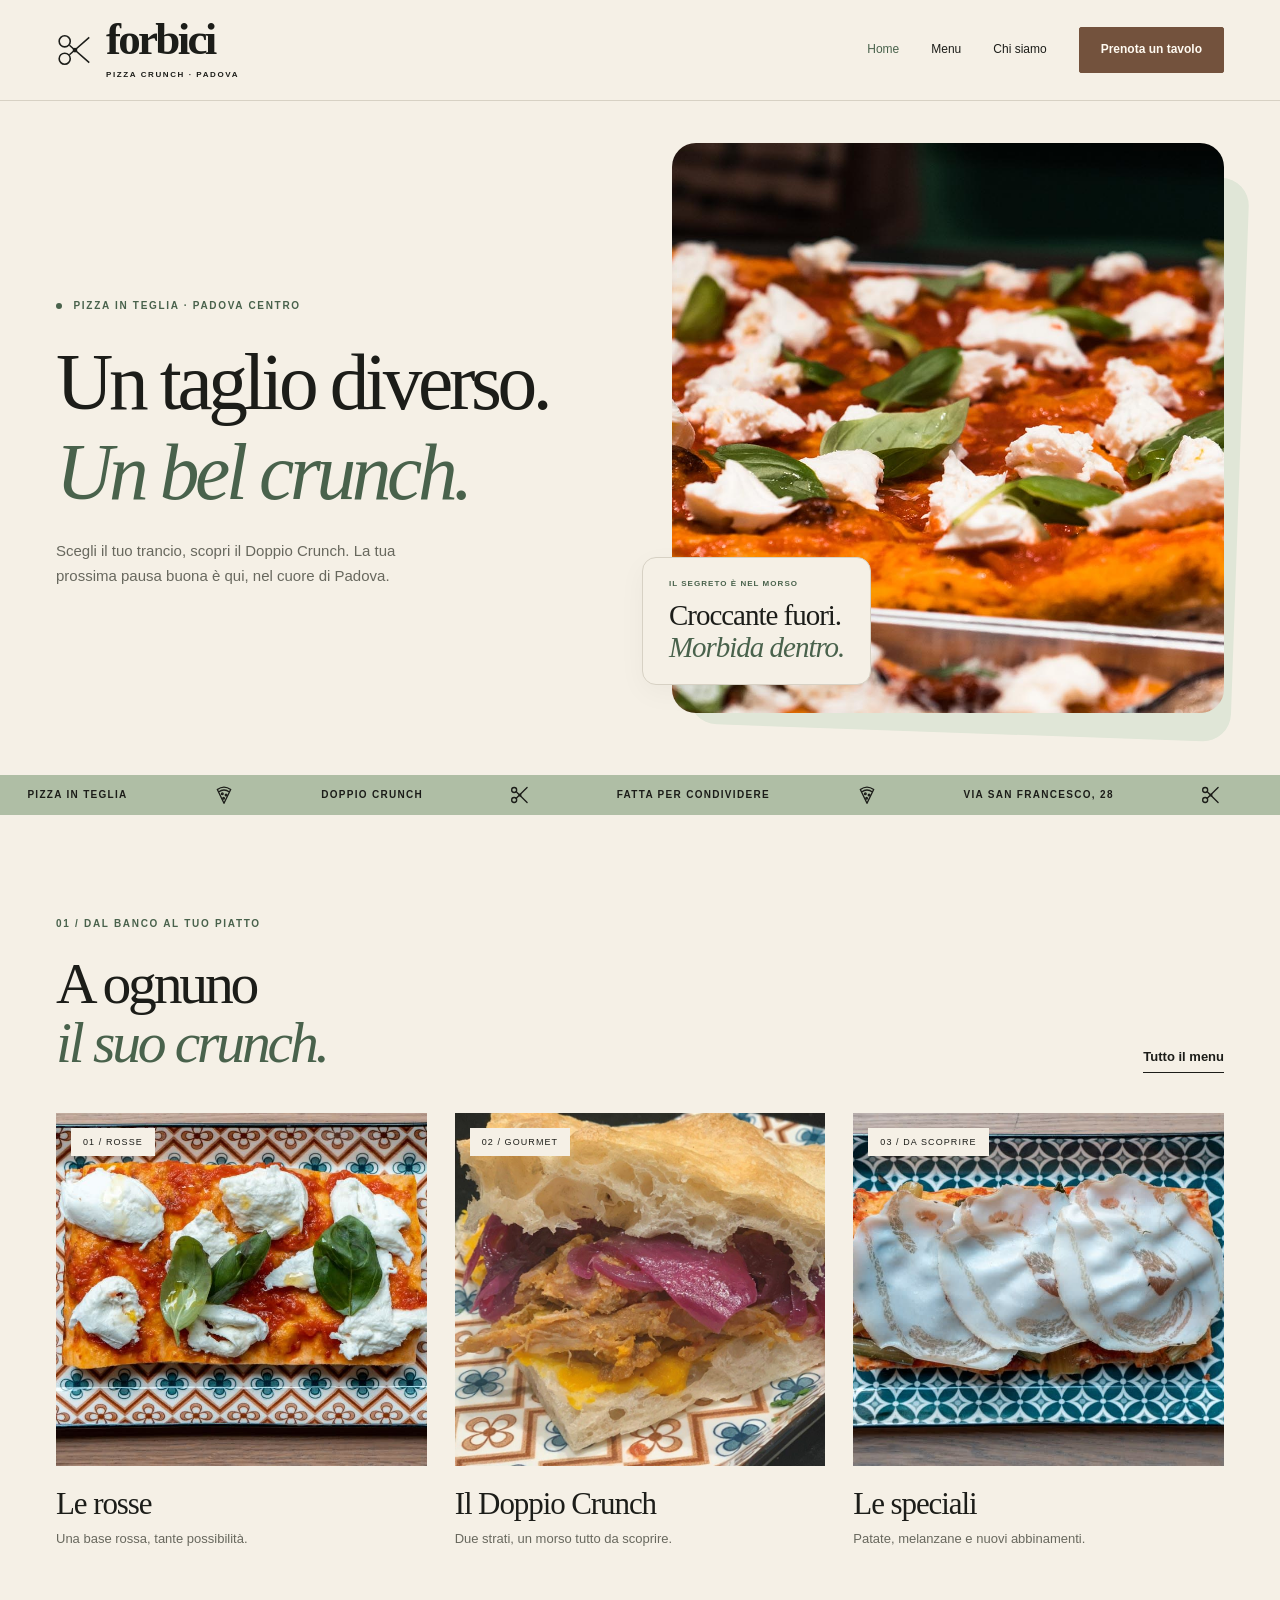
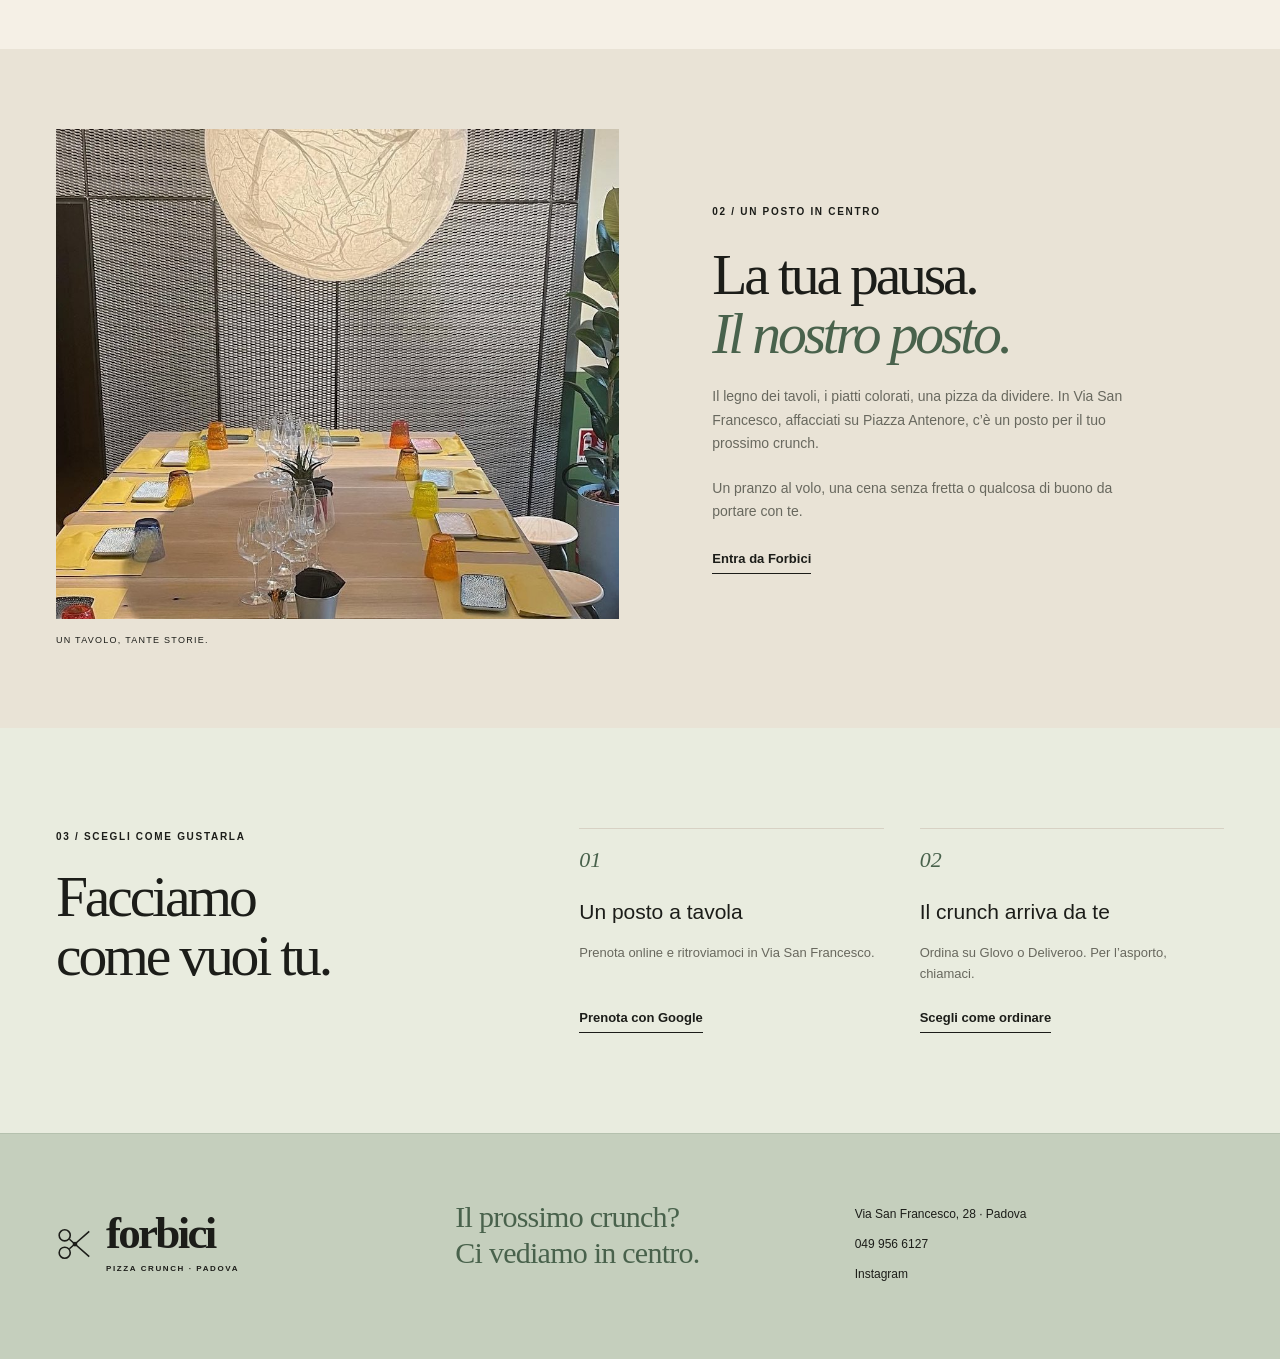
<file: index.html>
<!doctype html>
<html lang="it">
  <head>
    <meta charset="UTF-8" />
    <meta name="viewport" content="width=device-width,initial-scale=1" />
    <meta name="theme-color" content="#1c1d19" />
    <title>Forbici Pizza | Un taglio diverso, a Padova</title>
    <meta
      name="description"
      content="Scopri Forbici Pizza in Via San Francesco 28 a Padova. Menu, ordini su Glovo e Deliveroo e prenotazione tavoli." />
    <link rel="icon" href="assets/favicon.svg" type="image/svg+xml" />
    <link rel="stylesheet" href="styles.css" />
    <script src="script.js" defer></script>
  </head>
  <body class="index-page">
    <a class="skip" href="#main">Vai al contenuto</a>
    <header class="site-header">
      <div class="container header-inner">
        <a class="brand" href="index.html" aria-label="Forbici Pizza, homepage">
          <svg viewBox="0 0 48 48" fill="none" aria-hidden="true">
            <circle cx="11" cy="13" r="7" />
            <circle cx="11" cy="35" r="7" />
            <path d="m17 18 25 22M17 30 42 8" />
            <circle cx="24" cy="24" r="2" />
          </svg>
          <span>
            forbici
            <small>PIZZA CRUNCH · PADOVA</small>
          </span>
        </a>
        <button
          class="nav-toggle"
          aria-expanded="false"
          aria-controls="navigation"
          aria-label="Apri menu">
          <span></span>
          <span></span>
        </button>
        <nav id="navigation" aria-label="Navigazione principale">
          <a href="index.html" aria-current="page">Home</a>
          <a href="menu.html">Menu</a>
          <a href="contatti.html">Chi siamo</a>
          <a
            class="button small"
            href="https://www.google.com/maps/reserve/v/dine/c/_NIUWXSTlwU?source=pa"
            target="_blank"
            rel="noopener noreferrer">
            Prenota un tavolo
          </a>
          <span class="nav-note">Ci trovi in Via San Francesco, 28 · Padova</span>
        </nav>
      </div>
    </header>
    <main id="main">
      <section class="hero">
        <div class="container hero-grid">
          <div class="hero-copy">
            <span class="eyebrow"><span class="dot"></span> PIZZA IN TEGLIA · PADOVA CENTRO</span>
            <h1><span>Un taglio diverso.</span><em>Un bel crunch.</em></h1>
            <p>Scegli il tuo trancio, scopri il Doppio Crunch. La tua prossima pausa buona è qui, nel cuore di Padova.</p>
          </div>
          <figure class="hero-photo">
            <img src="assets/hero.jpg" alt="Le teglie di Forbici Pizza, con pomodoro, mozzarella e basilico" width="1920" height="1080" fetchpriority="high" />
            <figcaption class="photo-label"><span>IL SEGRETO È NEL MORSO</span>Croccante fuori.<br /><em>Morbida dentro.</em></figcaption>
          </figure>
        </div>
      </section>
      <button class="ribbon" type="button" aria-label="Pizza in teglia, Doppio Crunch, fatta per condividere, Via San Francesco 28. Metti in pausa lo scorrimento" aria-pressed="false">
        <span class="ribbon-track" aria-hidden="true">
          <span class="ribbon-group">
            <span>PIZZA IN TEGLIA</span><svg class="ribbon-mark" viewBox="0 0 24 24" fill="none" aria-hidden="true" focusable="false"><path d="M4 5.5 12 22l8-16.5M4 5.5Q12-.5 20 5.5M5.5 8.5Q12 3.5 18.5 8.5" /><circle cx="10" cy="10.5" r="1" /><circle cx="14.5" cy="12" r="1" /><circle cx="11.5" cy="16" r="1" /></svg>
            <span>DOPPIO CRUNCH</span><svg class="ribbon-mark" viewBox="0 0 24 24" fill="none" aria-hidden="true" focusable="false"><circle cx="5" cy="6" r="3" /><circle cx="5" cy="18" r="3" /><path d="m7.5 8 13 13M7.5 16l13-13" /><circle cx="12" cy="12" r="1" /></svg>
            <span>FATTA PER CONDIVIDERE</span><svg class="ribbon-mark" viewBox="0 0 24 24" fill="none" aria-hidden="true" focusable="false"><path d="M4 5.5 12 22l8-16.5M4 5.5Q12-.5 20 5.5M5.5 8.5Q12 3.5 18.5 8.5" /><circle cx="10" cy="10.5" r="1" /><circle cx="14.5" cy="12" r="1" /><circle cx="11.5" cy="16" r="1" /></svg>
            <span>VIA SAN FRANCESCO, 28</span><svg class="ribbon-mark" viewBox="0 0 24 24" fill="none" aria-hidden="true" focusable="false"><circle cx="5" cy="6" r="3" /><circle cx="5" cy="18" r="3" /><path d="m7.5 8 13 13M7.5 16l13-13" /><circle cx="12" cy="12" r="1" /></svg>
          </span>
          <span class="ribbon-group">
            <span>PIZZA IN TEGLIA</span><svg class="ribbon-mark" viewBox="0 0 24 24" fill="none" aria-hidden="true" focusable="false"><path d="M4 5.5 12 22l8-16.5M4 5.5Q12-.5 20 5.5M5.5 8.5Q12 3.5 18.5 8.5" /><circle cx="10" cy="10.5" r="1" /><circle cx="14.5" cy="12" r="1" /><circle cx="11.5" cy="16" r="1" /></svg>
            <span>DOPPIO CRUNCH</span><svg class="ribbon-mark" viewBox="0 0 24 24" fill="none" aria-hidden="true" focusable="false"><circle cx="5" cy="6" r="3" /><circle cx="5" cy="18" r="3" /><path d="m7.5 8 13 13M7.5 16l13-13" /><circle cx="12" cy="12" r="1" /></svg>
            <span>FATTA PER CONDIVIDERE</span><svg class="ribbon-mark" viewBox="0 0 24 24" fill="none" aria-hidden="true" focusable="false"><path d="M4 5.5 12 22l8-16.5M4 5.5Q12-.5 20 5.5M5.5 8.5Q12 3.5 18.5 8.5" /><circle cx="10" cy="10.5" r="1" /><circle cx="14.5" cy="12" r="1" /><circle cx="11.5" cy="16" r="1" /></svg>
            <span>VIA SAN FRANCESCO, 28</span><svg class="ribbon-mark" viewBox="0 0 24 24" fill="none" aria-hidden="true" focusable="false"><circle cx="5" cy="6" r="3" /><circle cx="5" cy="18" r="3" /><path d="m7.5 8 13 13M7.5 16l13-13" /><circle cx="12" cy="12" r="1" /></svg>
          </span>
        </span>
      </button>
      <section class="section container">
        <div class="section-heading">
          <div>
            <span class="eyebrow">01 / DAL BANCO AL TUO PIATTO</span>
            <h2>
              A ognuno<br /><em>il suo crunch.</em>
            </h2>
          </div>
          <a class="text-link" href="menu.html">Tutto il menu</a>
        </div>
        <div class="food-grid">
          <a class="food-card" href="menu.html#rosse">
            <div class="food-photo">
              <img
                src="assets/bufala.jpg"
                alt="Pizza rossa con mozzarella e basilico dal menu Forbici"
                loading="lazy"
                width="800"
                height="800" />
              <span>01 / ROSSE</span>
            </div>
            <h3>
              Le rosse
            </h3>
            <p>Una base rossa, tante possibilità.</p>
          </a>
          <a class="food-card" href="menu.html#gourmet">
            <div class="food-photo">
              <img
                src="assets/pulled-pork.jpg"
                alt="Doppio Crunch farcito con pulled pork di Forbici Pizza"
                loading="lazy"
                width="800"
                height="800" />
              <span>02 / GOURMET</span>
            </div>
            <h3>
              Il Doppio Crunch
            </h3>
            <p>Due strati, un morso tutto da scoprire.</p>
          </a>
          <a class="food-card" href="menu.html#speciali">
            <div class="food-photo">
              <img
                src="assets/cicoria.jpg"
                alt="Una proposta di pizza in teglia di Forbici servita su un piatto decorato"
                loading="lazy"
                width="800"
                height="800" />
              <span>03 / DA SCOPRIRE</span>
            </div>
            <h3>
              Le speciali
            </h3>
            <p>Patate, melanzane e nuovi abbinamenti.</p>
          </a>
        </div>
      </section>
      <section class="story-strip">
        <div class="container story-grid">
          <figure class="story-photo"><img src="assets/locale.jpg" alt="La sala di Forbici Pizza: tavolo in legno, piatti decorati e bicchieri colorati" width="1400" height="788" loading="lazy" /><figcaption>UN TAVOLO, TANTE STORIE.</figcaption></figure>
          <div class="story-copy">
            <span class="eyebrow">02 / UN POSTO IN CENTRO</span>
            <h2>La tua pausa.<br /><em>Il nostro posto.</em></h2>
            <p>Il legno dei tavoli, i piatti colorati, una pizza da dividere. In Via San Francesco, affacciati su Piazza Antenore, c’è un posto per il tuo prossimo crunch.</p>
            <p>Un pranzo al volo, una cena senza fretta o qualcosa di buono da portare con te.</p>
            <a class="text-link" href="contatti.html">Entra da Forbici</a>
          </div>
        </div>
      </section>
      <div class="section-wash">
      <section class="section container visit-grid">
        <div>
          <span class="eyebrow">03 / SCEGLI COME GUSTARLA</span>
          <h2>
            Facciamo
            <br />
            come vuoi tu.
          </h2>
        </div>
        <div class="visit-options">
          <div>
            <span class="number">01</span>
            <h3>Un posto a tavola</h3>
            <p>Prenota online e ritroviamoci in Via San Francesco.</p>
            <a
              class="text-link"
              href="https://www.google.com/maps/reserve/v/dine/c/_NIUWXSTlwU?source=pa"
              target="_blank"
              rel="noopener noreferrer">
              Prenota con Google
            </a>
          </div>
          <div>
            <span class="number">02</span>
            <h3>Il crunch arriva da te</h3>
            <p>Ordina su Glovo o Deliveroo. Per l’asporto, chiamaci.</p>
            <a class="text-link" href="contatti.html#ordina" data-open-order>
              Scegli come ordinare
            </a>
          </div>
        </div>
      </section>
      </div>
    </main>
    <footer>
      <div class="container footer-top">
        <a class="brand" href="index.html">
          <svg viewBox="0 0 48 48" fill="none" aria-hidden="true">
            <circle cx="11" cy="13" r="7" />
            <circle cx="11" cy="35" r="7" />
            <path d="m17 18 25 22M17 30 42 8" />
            <circle cx="24" cy="24" r="2" />
          </svg>
          <span>
            forbici
            <small>PIZZA CRUNCH · PADOVA</small>
          </span>
        </a>
        <p>
          Il prossimo crunch?
          <br />
          Ci vediamo in centro.
        </p>
        <div>
          <a
            href="https://www.google.com/maps/search/?api=1&query=Forbici+Pizza+Via+San+Francesco+28+Padova"
            target="_blank"
            rel="noopener noreferrer">
            Via San Francesco, 28 · Padova
          </a>
          <a href="tel:+390499566127">049 956 6127</a>
          <a
            href="https://www.instagram.com/forbicipizza/"
            target="_blank"
            rel="noopener noreferrer">
            Instagram
          </a>
        </div>
      </div>
    </footer>
    <div class="mobile-actions">
      <a
        href="https://www.google.com/maps/reserve/v/dine/c/_NIUWXSTlwU?source=pa"
        target="_blank"
        rel="noopener noreferrer">
        <svg viewBox="0 0 24 24" fill="none" aria-hidden="true" focusable="false"><rect x="3.5" y="5" width="17" height="16" rx="3" /><path d="M7.5 3v4M16.5 3v4M4 10h16m-12 5 2.5 2.5L16 13" /></svg><span>Prenota un tavolo</span>
      </a>
      <a href="contatti.html#ordina" data-open-order><svg viewBox="0 0 24 24" fill="none" aria-hidden="true" focusable="false"><path d="M5 8h14l1.2 11a2 2 0 0 1-2 2H5.8a2 2 0 0 1-2-2L5 8Z" /><path d="M8 9V6a4 4 0 0 1 8 0v3" /></svg><span>Ordina ora</span></a>
    </div>
    <dialog id="order-dialog" aria-labelledby="order-title" aria-describedby="order-intro">
      <div class="dialog-top">
        <span class="eyebrow">ORDINA DA FORBICI</span>
        <button type="button" class="close-dialog" aria-label="Chiudi finestra"><svg viewBox="0 0 24 24" fill="none" aria-hidden="true"><path d="m6 6 12 12M18 6 6 18" /></svg></button>
      </div>
      <h2 id="order-title">Il crunch,<br /><em>dove vuoi.</em></h2>
      <p id="order-intro">A casa tua o da portare via. Scegli tu.</p>
      <div class="order-choices">
        <a class="order-choice" href="https://glovoapp.com/en/it/padova/stores/forbici-pizza-crunch-pad" target="_blank" rel="noopener noreferrer">
          <span class="order-choice-icon"><svg viewBox="0 0 24 24" fill="none" aria-hidden="true"><path d="M5 8h14l1 11a2 2 0 0 1-2 2H6a2 2 0 0 1-2-2L5 8Z"/><path d="M8 9V6a4 4 0 0 1 8 0v3"/></svg></span>
          <span class="order-choice-copy"><strong>Glovo</strong><small>La tua pizza a domicilio</small></span>
          <span class="order-choice-kind">Delivery</span>
        </a>
        <a class="order-choice" href="https://deliveroo.it/it/menu/padova/centro/forbici-pizza-crunch-padova" target="_blank" rel="noopener noreferrer">
          <span class="order-choice-icon"><svg viewBox="0 0 24 24" fill="none" aria-hidden="true"><circle cx="5" cy="17" r="3"/><circle cx="19" cy="17" r="3"/><path d="m5 17 4-8 5 8H5m9 0 3-11h-3M8 9h4"/></svg></span>
          <span class="order-choice-copy"><strong>Deliveroo</strong><small>Il crunch arriva da te</small></span>
          <span class="order-choice-kind">Delivery</span>
        </a>
        <a class="order-choice" href="tel:+390499566127">
          <span class="order-choice-icon"><svg viewBox="0 0 24 24" fill="none" aria-hidden="true"><path d="m8 3 3 5-3 2c1 3 3 5 6 6l2-3 5 3-1 4c-1 3-8 0-12-4S1 5 4 4l4-1Z"/></svg></span>
          <span class="order-choice-copy"><strong>Ritira da noi</strong><small>Chiama 049 956 6127</small></span>
          <span class="order-choice-kind">Asporto</span>
        </a>
      </div>
      <p class="fineprint">Per il ritiro, concorda l’orario al telefono. Prezzi, disponibilità e zone di consegna sono indicati sulla piattaforma scelta.</p>
    </dialog>
  </body>
</html>
</file>
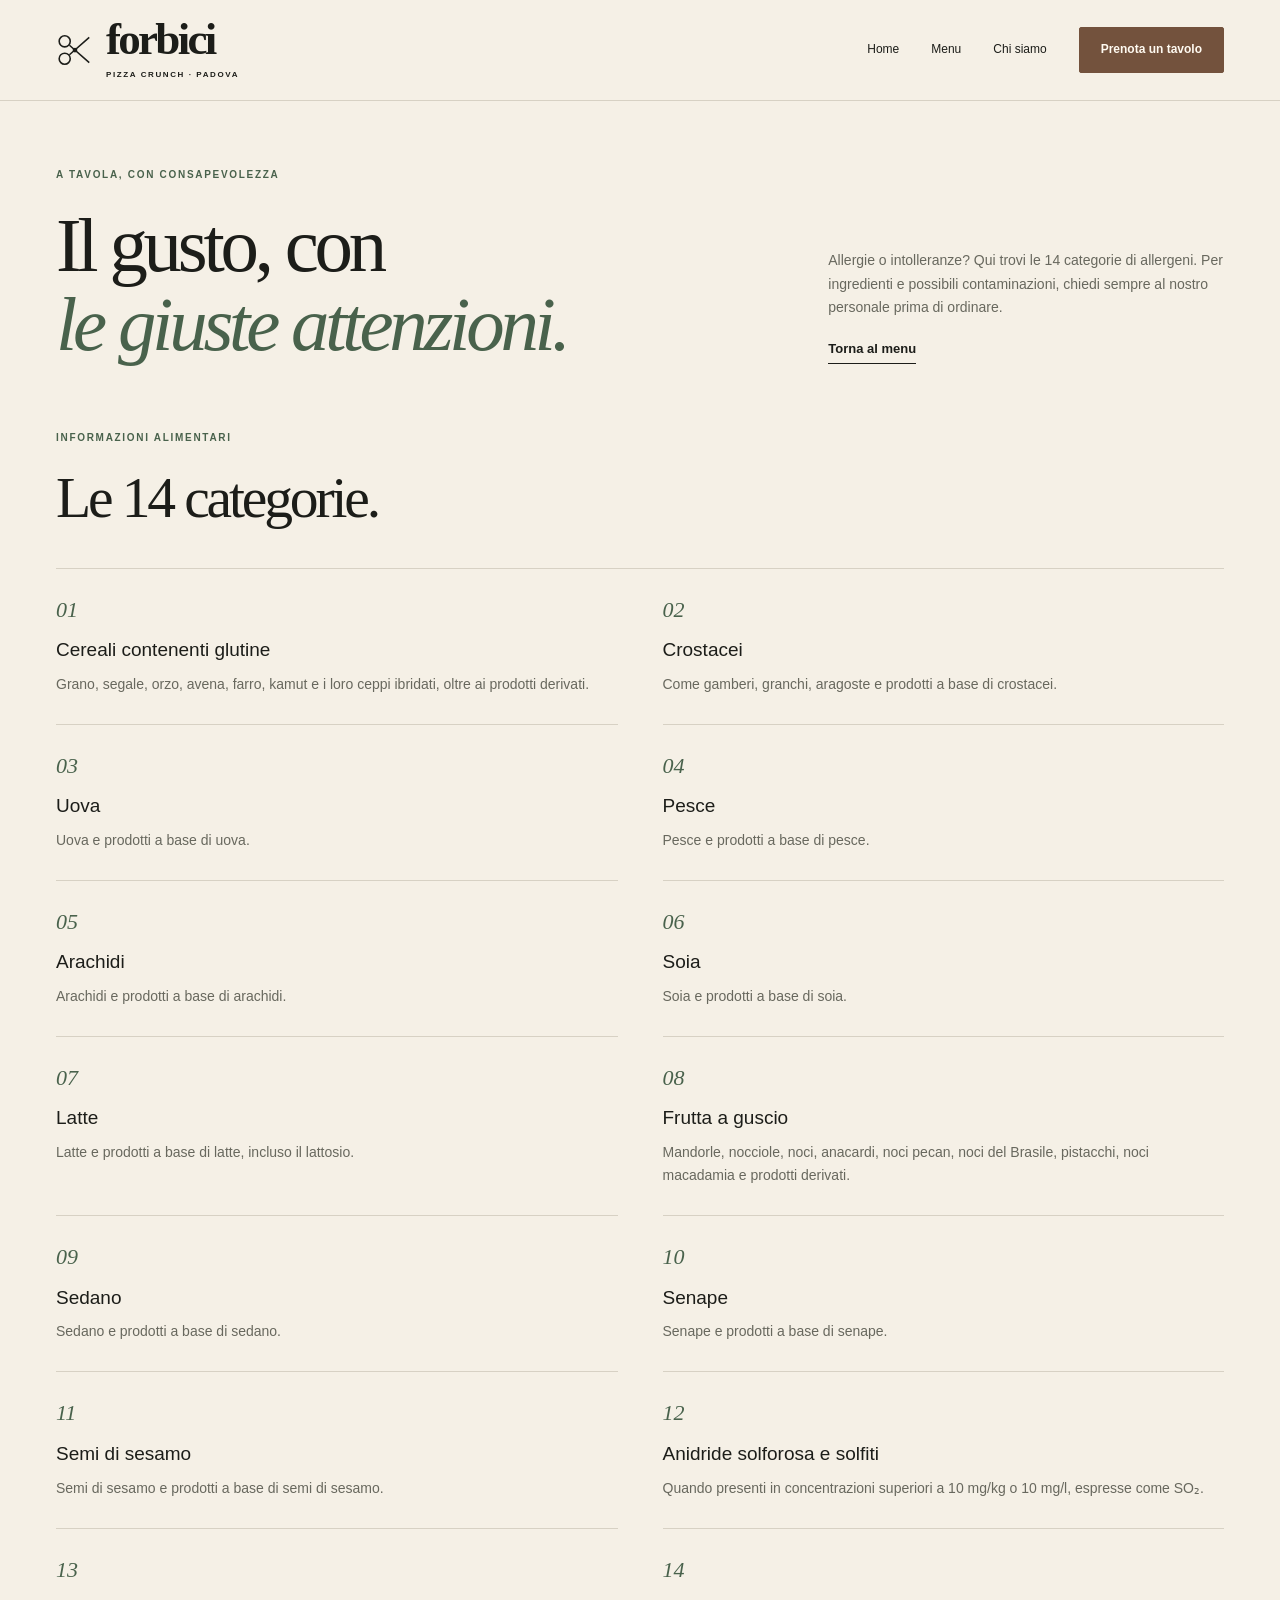
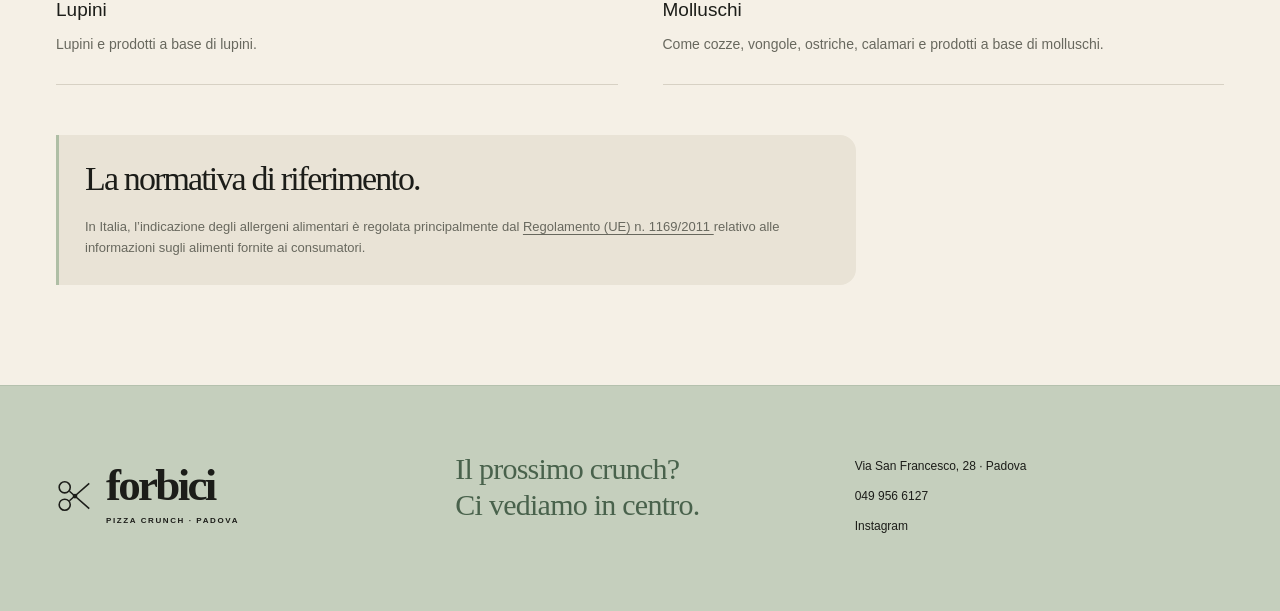
<file: allergeni.html>
<!doctype html>
<html lang="it">
  <head>
    <meta charset="UTF-8" />
    <meta name="viewport" content="width=device-width,initial-scale=1" />
    <meta name="theme-color" content="#1c1d19" />
    <title>Allergeni | Forbici Pizza Padova</title>
    <meta
      name="description"
      content="Le 14 categorie di sostanze o prodotti che possono provocare allergie o intolleranze secondo la normativa europea." />
    <link rel="icon" href="assets/favicon.svg" type="image/svg+xml" />
    <link rel="stylesheet" href="styles.css" />
    <script src="script.js" defer></script>
  </head>
  <body class="allergeni-page">
    <a class="skip" href="#main">Vai al contenuto</a>
    <header class="site-header">
      <div class="container header-inner">
        <a class="brand" href="index.html" aria-label="Forbici Pizza, homepage">
          <svg viewBox="0 0 48 48" fill="none" aria-hidden="true">
            <circle cx="11" cy="13" r="7" />
            <circle cx="11" cy="35" r="7" />
            <path d="m17 18 25 22M17 30 42 8" />
            <circle cx="24" cy="24" r="2" />
          </svg>
          <span>
            forbici
            <small>PIZZA CRUNCH · PADOVA</small>
          </span>
        </a>
        <button
          class="nav-toggle"
          aria-expanded="false"
          aria-controls="navigation"
          aria-label="Apri menu">
          <span></span>
          <span></span>
        </button>
        <nav id="navigation" aria-label="Navigazione principale">
          <a href="index.html">Home</a>
          <a href="menu.html">Menu</a>
          <a href="contatti.html">Chi siamo</a>
          <a
            class="button small"
            href="https://www.google.com/maps/reserve/v/dine/c/_NIUWXSTlwU?source=pa"
            target="_blank"
            rel="noopener noreferrer">
            Prenota un tavolo
          </a>
          <span class="nav-note">Ci trovi in Via San Francesco, 28 · Padova</span>
        </nav>
      </div>
    </header>

    <main id="main">
      <section class="page-intro container allergen-page-intro">
        <span class="eyebrow">A TAVOLA, CON CONSAPEVOLEZZA</span>
        <div class="intro-grid">
          <h1>Il gusto, con<br /><em>le giuste attenzioni.</em></h1>
          <div class="allergen-intro-copy"><p>Allergie o intolleranze? Qui trovi le 14 categorie di allergeni. Per ingredienti e possibili contaminazioni, chiedi sempre al nostro personale prima di ordinare.</p><a class="text-link" href="menu.html">Torna al menu</a></div>
        </div>
      </section>
      <section class="container allergen-content" aria-labelledby="allergen-list-title">
        <div class="section-heading"><div><span class="eyebrow">INFORMAZIONI ALIMENTARI</span><h2 id="allergen-list-title">Le 14 categorie.</h2></div></div>
        <div class="allergen-list">
          <article class="allergen-card">
            <span class="number">01</span>
            <h3>Cereali contenenti glutine</h3>
            <p>
              Grano, segale, orzo, avena, farro, kamut e i loro ceppi ibridati,
              oltre ai prodotti derivati.
            </p>
          </article>
          <article class="allergen-card">
            <span class="number">02</span>
            <h3>Crostacei</h3>
            <p>
              Come gamberi, granchi, aragoste e prodotti a base di crostacei.
            </p>
          </article>
          <article class="allergen-card">
            <span class="number">03</span>
            <h3>Uova</h3>
            <p>Uova e prodotti a base di uova.</p>
          </article>
          <article class="allergen-card">
            <span class="number">04</span>
            <h3>Pesce</h3>
            <p>Pesce e prodotti a base di pesce.</p>
          </article>
          <article class="allergen-card">
            <span class="number">05</span>
            <h3>Arachidi</h3>
            <p>Arachidi e prodotti a base di arachidi.</p>
          </article>
          <article class="allergen-card">
            <span class="number">06</span>
            <h3>Soia</h3>
            <p>Soia e prodotti a base di soia.</p>
          </article>
          <article class="allergen-card">
            <span class="number">07</span>
            <h3>Latte</h3>
            <p>Latte e prodotti a base di latte, incluso il lattosio.</p>
          </article>
          <article class="allergen-card">
            <span class="number">08</span>
            <h3>Frutta a guscio</h3>
            <p>
              Mandorle, nocciole, noci, anacardi, noci pecan, noci del Brasile,
              pistacchi, noci macadamia e prodotti derivati.
            </p>
          </article>
          <article class="allergen-card">
            <span class="number">09</span>
            <h3>Sedano</h3>
            <p>Sedano e prodotti a base di sedano.</p>
          </article>
          <article class="allergen-card">
            <span class="number">10</span>
            <h3>Senape</h3>
            <p>Senape e prodotti a base di senape.</p>
          </article>
          <article class="allergen-card">
            <span class="number">11</span>
            <h3>Semi di sesamo</h3>
            <p>Semi di sesamo e prodotti a base di semi di sesamo.</p>
          </article>
          <article class="allergen-card">
            <span class="number">12</span>
            <h3>Anidride solforosa e solfiti</h3>
            <p>
              Quando presenti in concentrazioni superiori a 10 mg/kg o 10 mg/l,
              espresse come SO₂.
            </p>
          </article>
          <article class="allergen-card">
            <span class="number">13</span>
            <h3>Lupini</h3>
            <p>Lupini e prodotti a base di lupini.</p>
          </article>
          <article class="allergen-card">
            <span class="number">14</span>
            <h3>Molluschi</h3>
            <p>
              Come cozze, vongole, ostriche, calamari e prodotti a base di
              molluschi.
            </p>
          </article>
        </div>

        <div class="allergen-legal">
          <h2>La normativa di riferimento.</h2>
          <p>
            In Italia, l’indicazione degli allergeni alimentari è regolata
            principalmente dal
            <a
              href="https://eur-lex.europa.eu/legal-content/IT/ALL/?uri=CELEX:32011R1169"
              target="_blank"
              rel="noopener noreferrer">
              Regolamento (UE) n. 1169/2011
            </a>
            relativo alle informazioni sugli alimenti fornite ai consumatori.
          </p>
          <!--
          <p>
            Il
            <a
              href="https://www.normattiva.it/uri-res/N2Ls?urn:nir:stato:decreto.legislativo:2017-12-15;231="
              target="_blank"
              rel="noopener noreferrer">
              Decreto Legislativo n. 231/2017
            </a>
            stabilisce le sanzioni nazionali per la violazione delle
            disposizioni del regolamento.
          </p>
          -->
        </div>
      </section>
    </main>

    <footer>
      <div class="container footer-top">
        <a class="brand" href="index.html">
          <svg viewBox="0 0 48 48" fill="none" aria-hidden="true">
            <circle cx="11" cy="13" r="7" />
            <circle cx="11" cy="35" r="7" />
            <path d="m17 18 25 22M17 30 42 8" />
            <circle cx="24" cy="24" r="2" />
          </svg>
          <span>
            forbici
            <small>PIZZA CRUNCH · PADOVA</small>
          </span>
        </a>
        <p>
          Il prossimo crunch?
          <br />
          Ci vediamo in centro.
        </p>
        <div>
          <a
            href="https://www.google.com/maps/search/?api=1&amp;query=Forbici+Pizza+Via+San+Francesco+28+Padova"
            target="_blank"
            rel="noopener noreferrer">
            Via San Francesco, 28 · Padova
          </a>
          <a href="tel:+390499566127">049 956 6127</a>
          <a
            href="https://www.instagram.com/forbicipizza/"
            target="_blank"
            rel="noopener noreferrer">
            Instagram
          </a>
        </div>
      </div>
    </footer>
  </body>
</html>
</file>
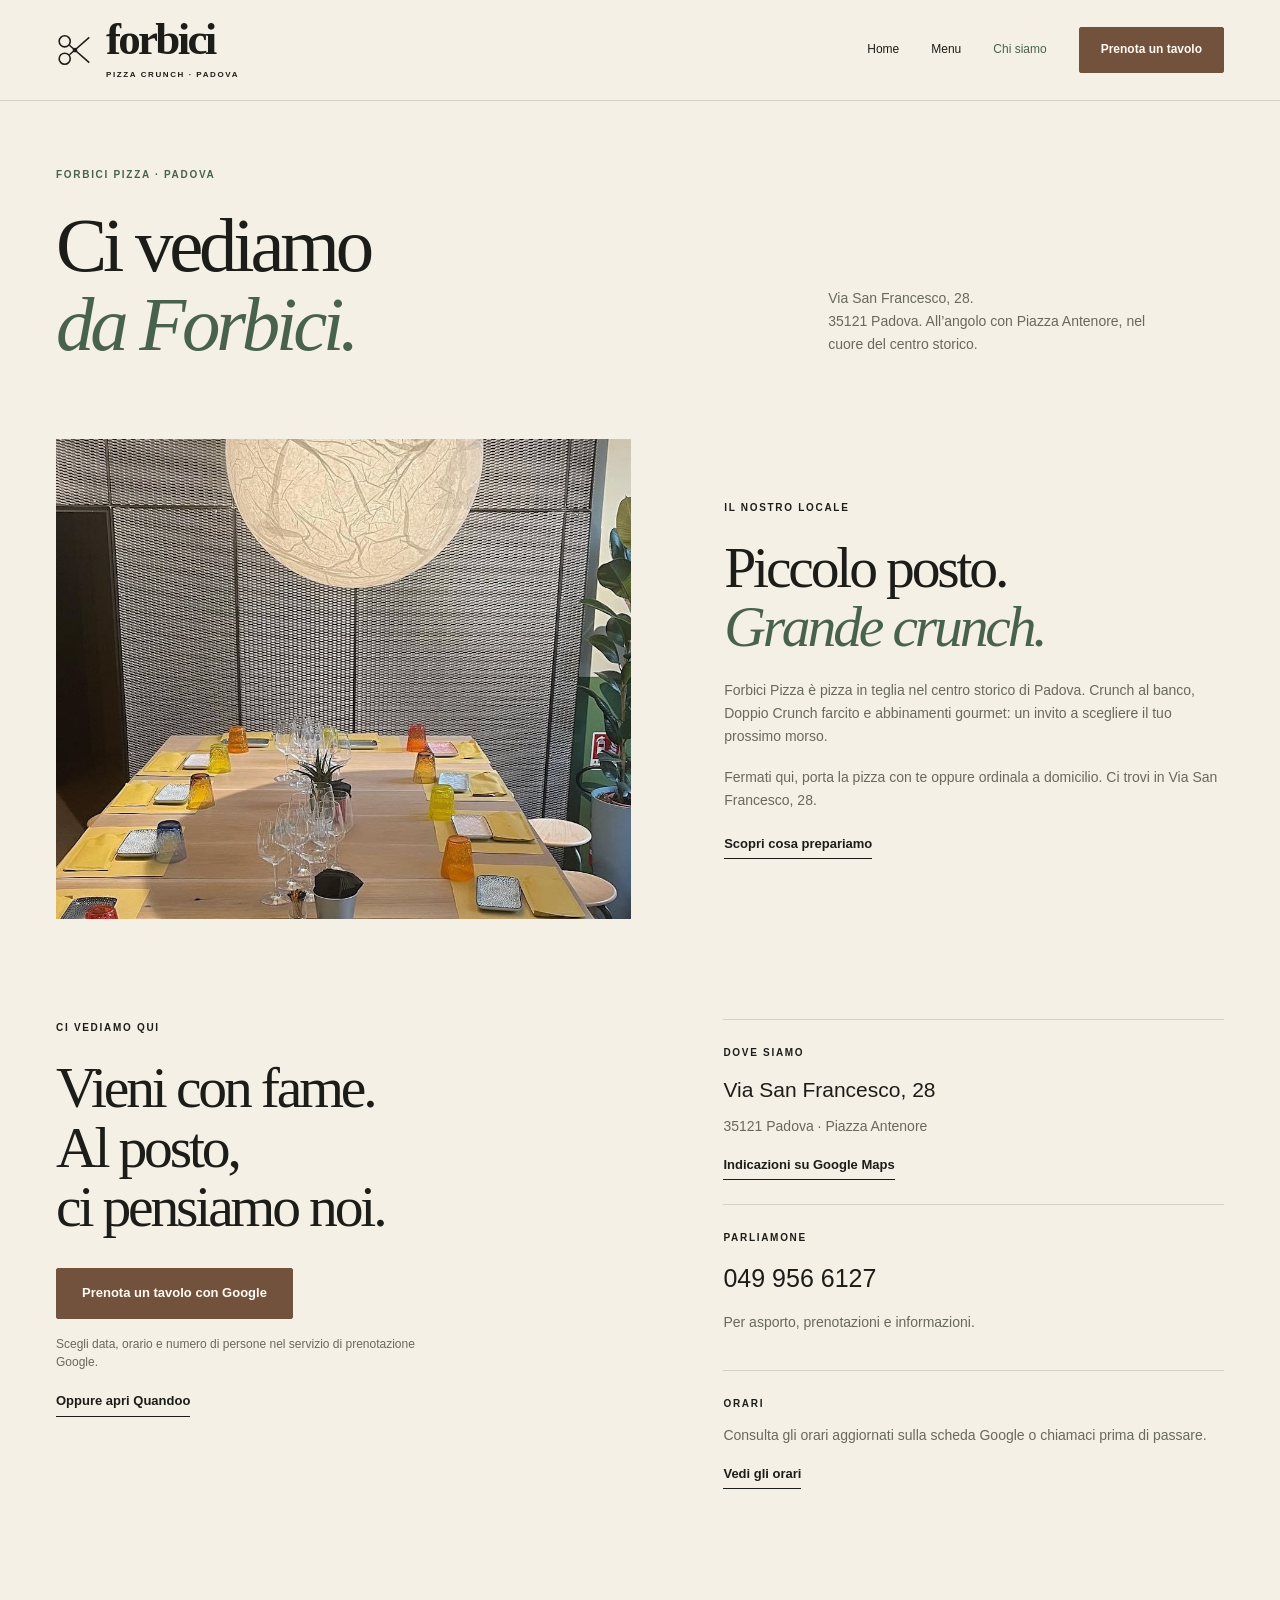
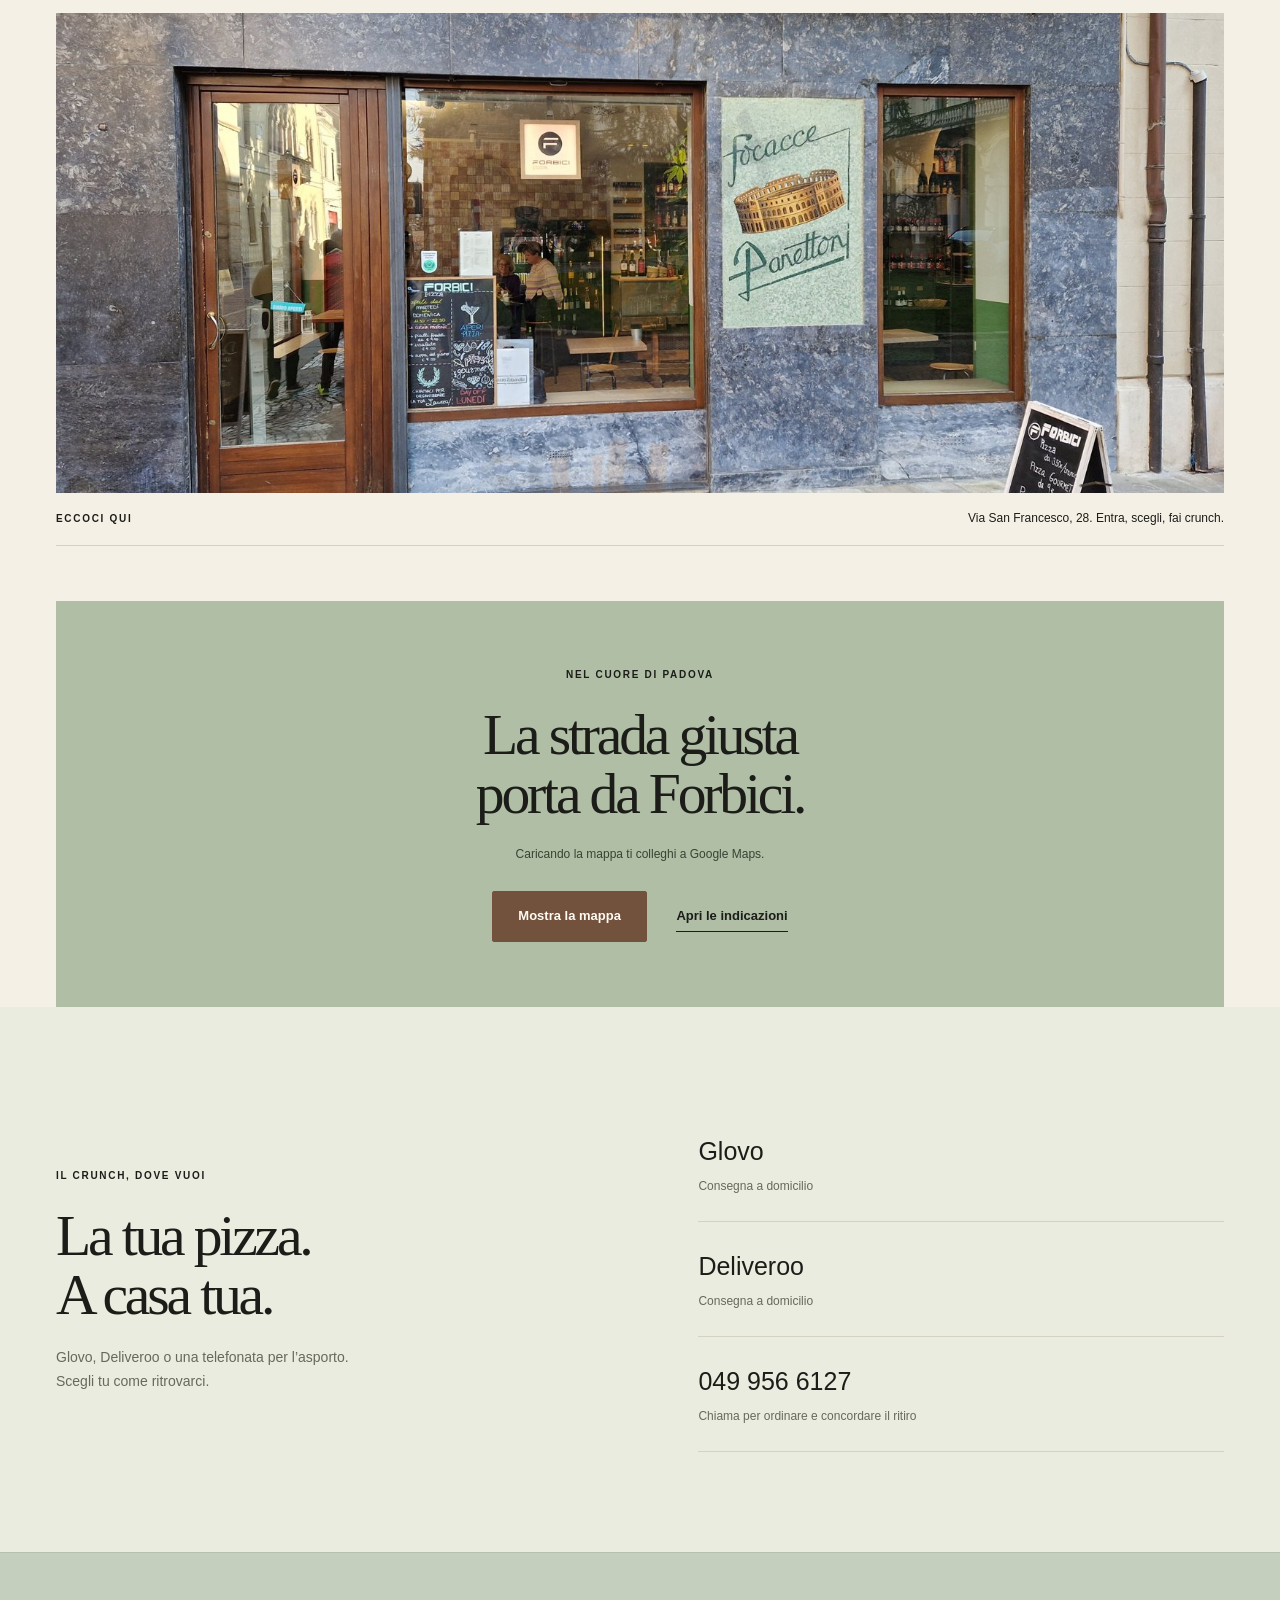
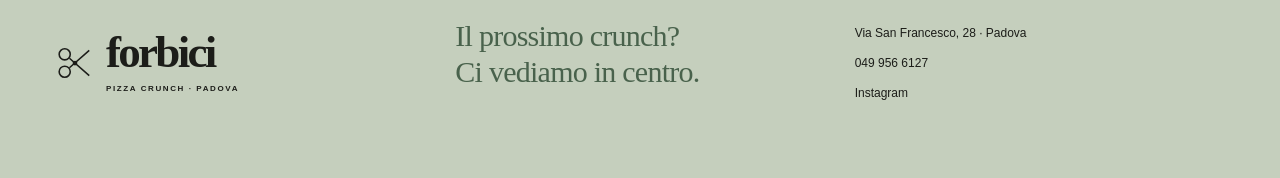
<file: contatti.html>
<!doctype html>
<html lang="it">
  <head>
    <meta charset="UTF-8" />
    <meta name="viewport" content="width=device-width,initial-scale=1" />
    <meta name="theme-color" content="#1c1d19" />
    <title>Chi siamo e contatti | Forbici Pizza Padova</title>
    <meta
      name="description"
      content="Trova Forbici Pizza a Padova, prenota un tavolo su Google, chiama 049 956 6127 o ordina su Glovo e Deliveroo." />
    <link rel="icon" href="assets/favicon.svg" type="image/svg+xml" />
    <link rel="stylesheet" href="styles.css" />
    <script src="script.js" defer></script>
  </head>
  <body class="contatti-page">
    <a class="skip" href="#main">Vai al contenuto</a>
    <header class="site-header">
      <div class="container header-inner">
        <a class="brand" href="index.html" aria-label="Forbici Pizza, homepage">
          <svg viewBox="0 0 48 48" fill="none" aria-hidden="true">
            <circle cx="11" cy="13" r="7" />
            <circle cx="11" cy="35" r="7" />
            <path d="m17 18 25 22M17 30 42 8" />
            <circle cx="24" cy="24" r="2" />
          </svg>
          <span>
            forbici
            <small>PIZZA CRUNCH · PADOVA</small>
          </span>
        </a>
        <button
          class="nav-toggle"
          aria-expanded="false"
          aria-controls="navigation"
          aria-label="Apri menu">
          <span></span>
          <span></span>
        </button>
        <nav id="navigation" aria-label="Navigazione principale">
          <a href="index.html">Home</a>
          <a href="menu.html">Menu</a>
          <a href="contatti.html" aria-current="page">Chi siamo</a>
          <a
            class="button small"
            href="https://www.google.com/maps/reserve/v/dine/c/_NIUWXSTlwU?source=pa"
            target="_blank"
            rel="noopener noreferrer">
            Prenota un tavolo
          </a>
          <span class="nav-note">Ci trovi in Via San Francesco, 28 · Padova</span>
        </nav>
      </div>
    </header>
    <main id="main">
      <section class="page-intro container">
        <span class="eyebrow">FORBICI PIZZA · PADOVA</span>
        <div class="intro-grid">
          <h1>
            Ci vediamo
            <br />
            <em>da Forbici.</em>
          </h1>
          <p>
            Via San Francesco, 28.
            <br />
            35121 Padova. All’angolo con Piazza Antenore, nel cuore del centro storico.
          </p>
        </div>
      </section>
      <section class="container about-grid">
        <div class="about-photo">
          <img
            src="assets/locale.jpg"
            alt="Il tavolo della sala di Forbici Pizza, con piatti decorati e accenti gialli"
            width="1400"
            height="788" />
        </div>
        <div class="about-copy">
          <span class="eyebrow">IL NOSTRO LOCALE</span>
          <h2>
            Piccolo posto.<br /><em>Grande crunch.</em>
          </h2>
          <p>
            Forbici Pizza è pizza in teglia nel centro storico di Padova. Crunch
            al banco, Doppio Crunch farcito e abbinamenti gourmet: un invito a
            scegliere il tuo prossimo morso.
          </p>
          <p>
            Fermati qui, porta la pizza con te oppure ordinala a domicilio. Ci
            trovi in Via San Francesco, 28.
          </p>
          <a class="text-link" href="menu.html">Scopri cosa prepariamo</a>
        </div>
      </section>
      <section id="prenota" class="section container contact-grid">
        <div>
          <span class="eyebrow">CI VEDIAMO QUI</span>
          <h2>
            Vieni con fame.
            <br />
            Al posto,
            <br />
            ci pensiamo noi.
          </h2>
          <a
            class="button"
            href="https://www.google.com/maps/reserve/v/dine/c/_NIUWXSTlwU?source=pa"
            target="_blank"
            rel="noopener noreferrer">
            Prenota un tavolo con Google
          </a>
          <p class="fineprint">
            Scegli data, orario e numero di persone nel servizio di prenotazione
            Google.
          </p>
          <a
            class="text-link"
            href="https://social.quandoo.com/en/groups/forbici-pizza-padova-109020"
            target="_blank"
            rel="noopener noreferrer">
            Oppure apri Quandoo
          </a>
        </div>
        <div class="contact-details">
          <div>
            <span class="eyebrow">DOVE SIAMO</span>
            <h3>Via San Francesco, 28</h3>
            <p>35121 Padova · Piazza Antenore</p>
            <a
              class="text-link"
              href="https://www.google.com/maps/search/?api=1&query=Forbici+Pizza+Via+San+Francesco+28+Padova"
              target="_blank"
              rel="noopener noreferrer">
              Indicazioni su Google Maps
            </a>
          </div>
          <div>
            <span class="eyebrow">PARLIAMONE</span>
            <a class="contact-phone" href="tel:+390499566127">049 956 6127</a>
            <p>Per asporto, prenotazioni e informazioni.</p>
          </div>
          <div>
            <span class="eyebrow">ORARI</span>
            <p>
              Consulta gli orari aggiornati sulla scheda Google o chiamaci prima
              di passare.
            </p>
            <a
              class="text-link"
              href="https://www.google.com/maps/search/?api=1&query=Forbici+Pizza+Via+San+Francesco+28+Padova"
              target="_blank"
              rel="noopener noreferrer">
              Vedi gli orari
            </a>
          </div>
        </div>
      </section>
      <section class="container location-gallery" aria-label="L’ingresso del locale">
        <figure><img src="assets/esterno.jpg" alt="L’ingresso di Forbici Pizza in Via San Francesco 28 a Padova" width="1600" height="901" loading="lazy" /><figcaption><span class="eyebrow">ECCOCI QUI</span>Via San Francesco, 28. Entra, scegli, fai crunch.</figcaption></figure>
      </section>
      <section class="container map-section">
        <div class="map-placeholder" id="map-container">
          <span class="eyebrow">NEL CUORE DI PADOVA</span>
          <h2>
            La strada giusta
            <br />
            porta da Forbici.
          </h2>
          <p>Caricando la mappa ti colleghi a Google Maps.</p>
          <button class="button" id="load-map">Mostra la mappa</button>
          <a
            class="text-link"
            href="https://www.google.com/maps/search/?api=1&query=Forbici+Pizza+Via+San+Francesco+28+Padova"
            target="_blank"
            rel="noopener noreferrer">
            Apri le indicazioni
          </a>
        </div>
      </section>
      <div class="section-wash">
      <section id="ordina" class="section container order-section">
        <div>
          <span class="eyebrow">IL CRUNCH, DOVE VUOI</span>
          <h2>
            La tua pizza.
            <br />
            A casa tua.
          </h2>
          <p>
            Glovo, Deliveroo o una telefonata per l’asporto.
            <br />
            Scegli tu come ritrovarci.
          </p>
        </div>
        <div>
          <a
            class="delivery-link"
            href="https://glovoapp.com/en/it/padova/stores/forbici-pizza-crunch-pad"
            target="_blank"
            rel="noopener noreferrer">
            <span>
              Glovo
              <small>Consegna a domicilio</small>
            </span>
          </a>
          <a
            class="delivery-link"
            href="https://deliveroo.it/it/menu/padova/centro/forbici-pizza-crunch-padova"
            target="_blank"
            rel="noopener noreferrer">
            <span>
              Deliveroo
              <small>Consegna a domicilio</small>
            </span>
          </a>
          <a class="delivery-link" href="tel:+390499566127">
            <span>
              049 956 6127
              <small>Chiama per ordinare e concordare il ritiro</small>
            </span>
          </a>
        </div>
      </section>
      </div>
    </main>
    <footer>
      <div class="container footer-top">
        <a class="brand" href="index.html">
          <svg viewBox="0 0 48 48" fill="none" aria-hidden="true">
            <circle cx="11" cy="13" r="7" />
            <circle cx="11" cy="35" r="7" />
            <path d="m17 18 25 22M17 30 42 8" />
            <circle cx="24" cy="24" r="2" />
          </svg>
          <span>
            forbici
            <small>PIZZA CRUNCH · PADOVA</small>
          </span>
        </a>
        <p>
          Il prossimo crunch?
          <br />
          Ci vediamo in centro.
        </p>
        <div>
          <a
            href="https://www.google.com/maps/search/?api=1&query=Forbici+Pizza+Via+San+Francesco+28+Padova"
            target="_blank"
            rel="noopener noreferrer">
            Via San Francesco, 28 · Padova
          </a>
          <a href="tel:+390499566127">049 956 6127</a>
          <a
            href="https://www.instagram.com/forbicipizza/"
            target="_blank"
            rel="noopener noreferrer">
            Instagram
          </a>
        </div>
      </div>
    </footer>
    <div class="mobile-actions">
      <a
        href="https://www.google.com/maps/reserve/v/dine/c/_NIUWXSTlwU?source=pa"
        target="_blank"
        rel="noopener noreferrer">
        <svg viewBox="0 0 24 24" fill="none" aria-hidden="true" focusable="false"><rect x="3.5" y="5" width="17" height="16" rx="3" /><path d="M7.5 3v4M16.5 3v4M4 10h16m-12 5 2.5 2.5L16 13" /></svg><span>Prenota un tavolo</span>
      </a>
      <a href="contatti.html#ordina" data-open-order><svg viewBox="0 0 24 24" fill="none" aria-hidden="true" focusable="false"><path d="M5 8h14l1.2 11a2 2 0 0 1-2 2H5.8a2 2 0 0 1-2-2L5 8Z" /><path d="M8 9V6a4 4 0 0 1 8 0v3" /></svg><span>Ordina ora</span></a>
    </div>
    <dialog id="order-dialog" aria-labelledby="order-title" aria-describedby="order-intro">
      <div class="dialog-top">
        <span class="eyebrow">ORDINA DA FORBICI</span>
        <button type="button" class="close-dialog" aria-label="Chiudi finestra"><svg viewBox="0 0 24 24" fill="none" aria-hidden="true"><path d="m6 6 12 12M18 6 6 18" /></svg></button>
      </div>
      <h2 id="order-title">Il crunch,<br /><em>dove vuoi.</em></h2>
      <p id="order-intro">A casa tua o da portare via. Scegli tu.</p>
      <div class="order-choices">
        <a class="order-choice" href="https://glovoapp.com/en/it/padova/stores/forbici-pizza-crunch-pad" target="_blank" rel="noopener noreferrer">
          <span class="order-choice-icon"><svg viewBox="0 0 24 24" fill="none" aria-hidden="true"><path d="M5 8h14l1 11a2 2 0 0 1-2 2H6a2 2 0 0 1-2-2L5 8Z"/><path d="M8 9V6a4 4 0 0 1 8 0v3"/></svg></span>
          <span class="order-choice-copy"><strong>Glovo</strong><small>La tua pizza a domicilio</small></span>
          <span class="order-choice-kind">Delivery</span>
        </a>
        <a class="order-choice" href="https://deliveroo.it/it/menu/padova/centro/forbici-pizza-crunch-padova" target="_blank" rel="noopener noreferrer">
          <span class="order-choice-icon"><svg viewBox="0 0 24 24" fill="none" aria-hidden="true"><circle cx="5" cy="17" r="3"/><circle cx="19" cy="17" r="3"/><path d="m5 17 4-8 5 8H5m9 0 3-11h-3M8 9h4"/></svg></span>
          <span class="order-choice-copy"><strong>Deliveroo</strong><small>Il crunch arriva da te</small></span>
          <span class="order-choice-kind">Delivery</span>
        </a>
        <a class="order-choice" href="tel:+390499566127">
          <span class="order-choice-icon"><svg viewBox="0 0 24 24" fill="none" aria-hidden="true"><path d="m8 3 3 5-3 2c1 3 3 5 6 6l2-3 5 3-1 4c-1 3-8 0-12-4S1 5 4 4l4-1Z"/></svg></span>
          <span class="order-choice-copy"><strong>Ritira da noi</strong><small>Chiama 049 956 6127</small></span>
          <span class="order-choice-kind">Asporto</span>
        </a>
      </div>
      <p class="fineprint">Per il ritiro, concorda l’orario al telefono. Prezzi, disponibilità e zone di consegna sono indicati sulla piattaforma scelta.</p>
    </dialog>
  </body>
</html>
</file>
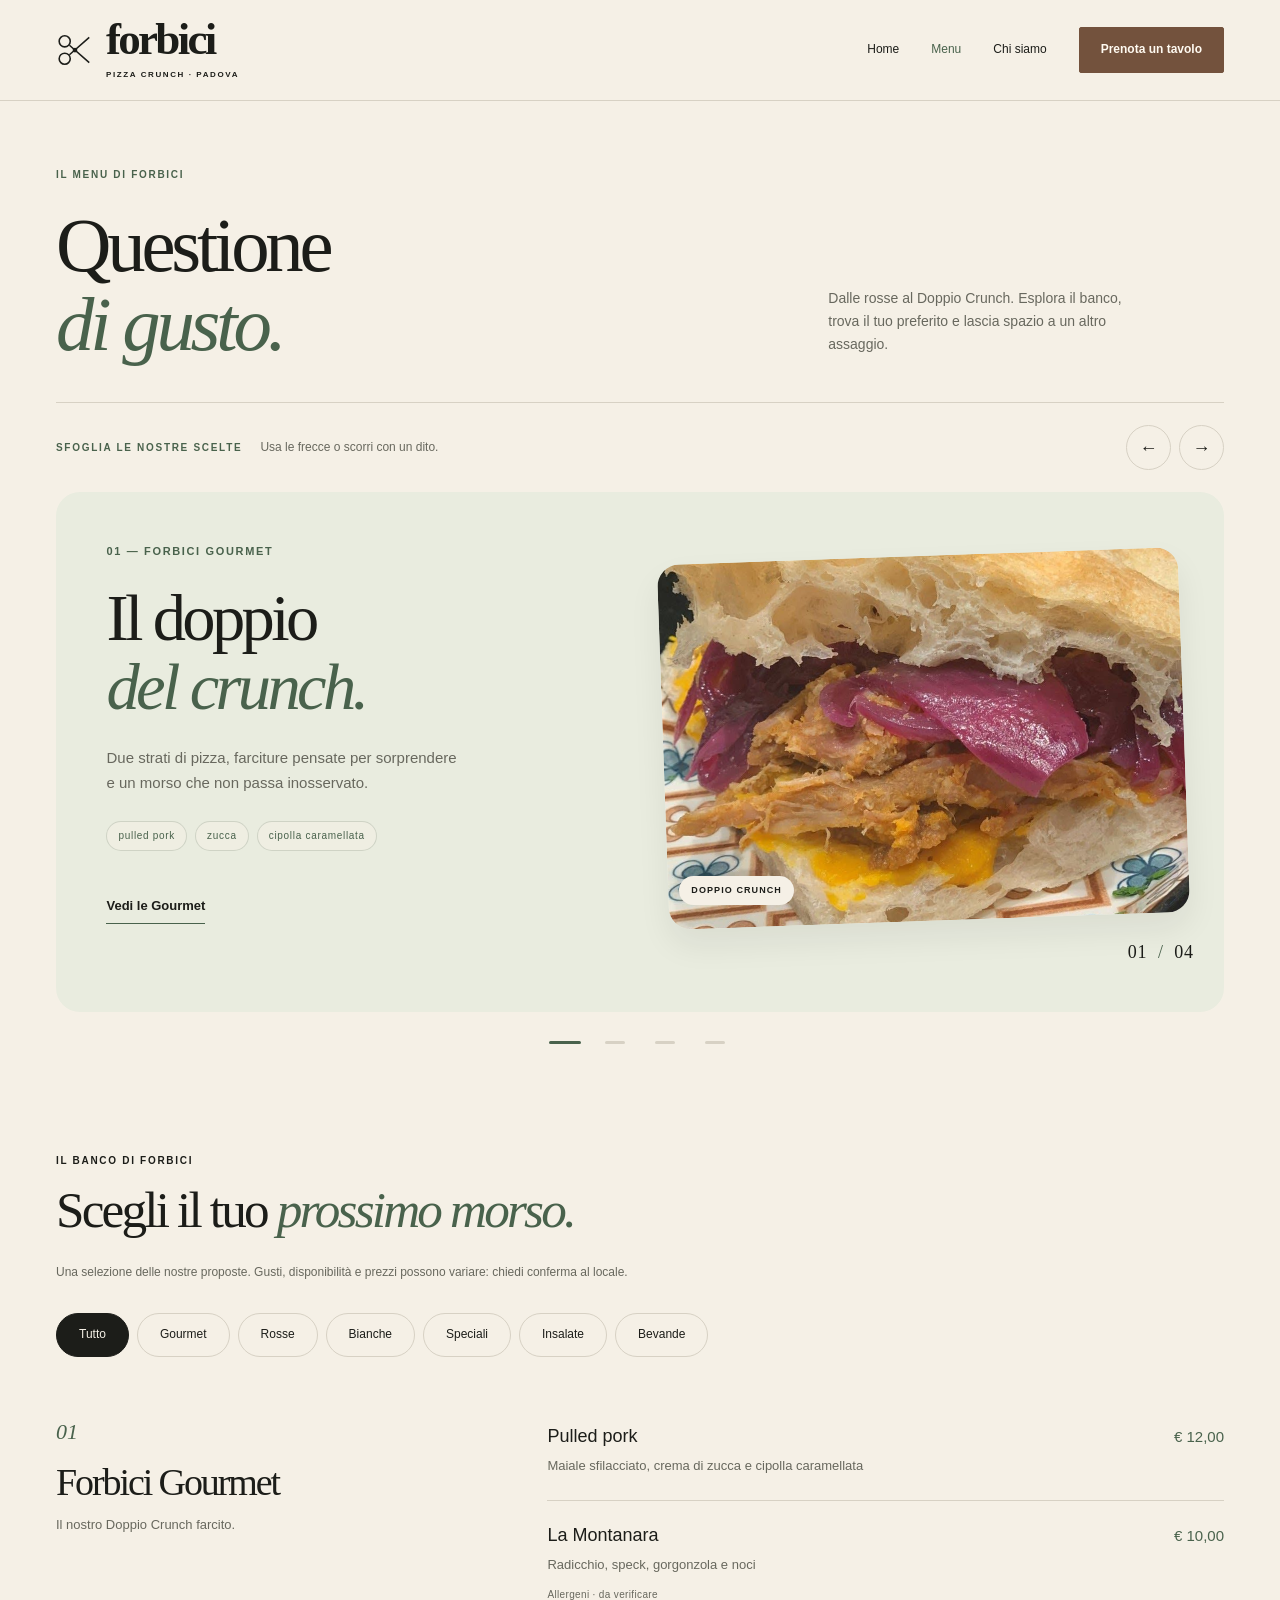
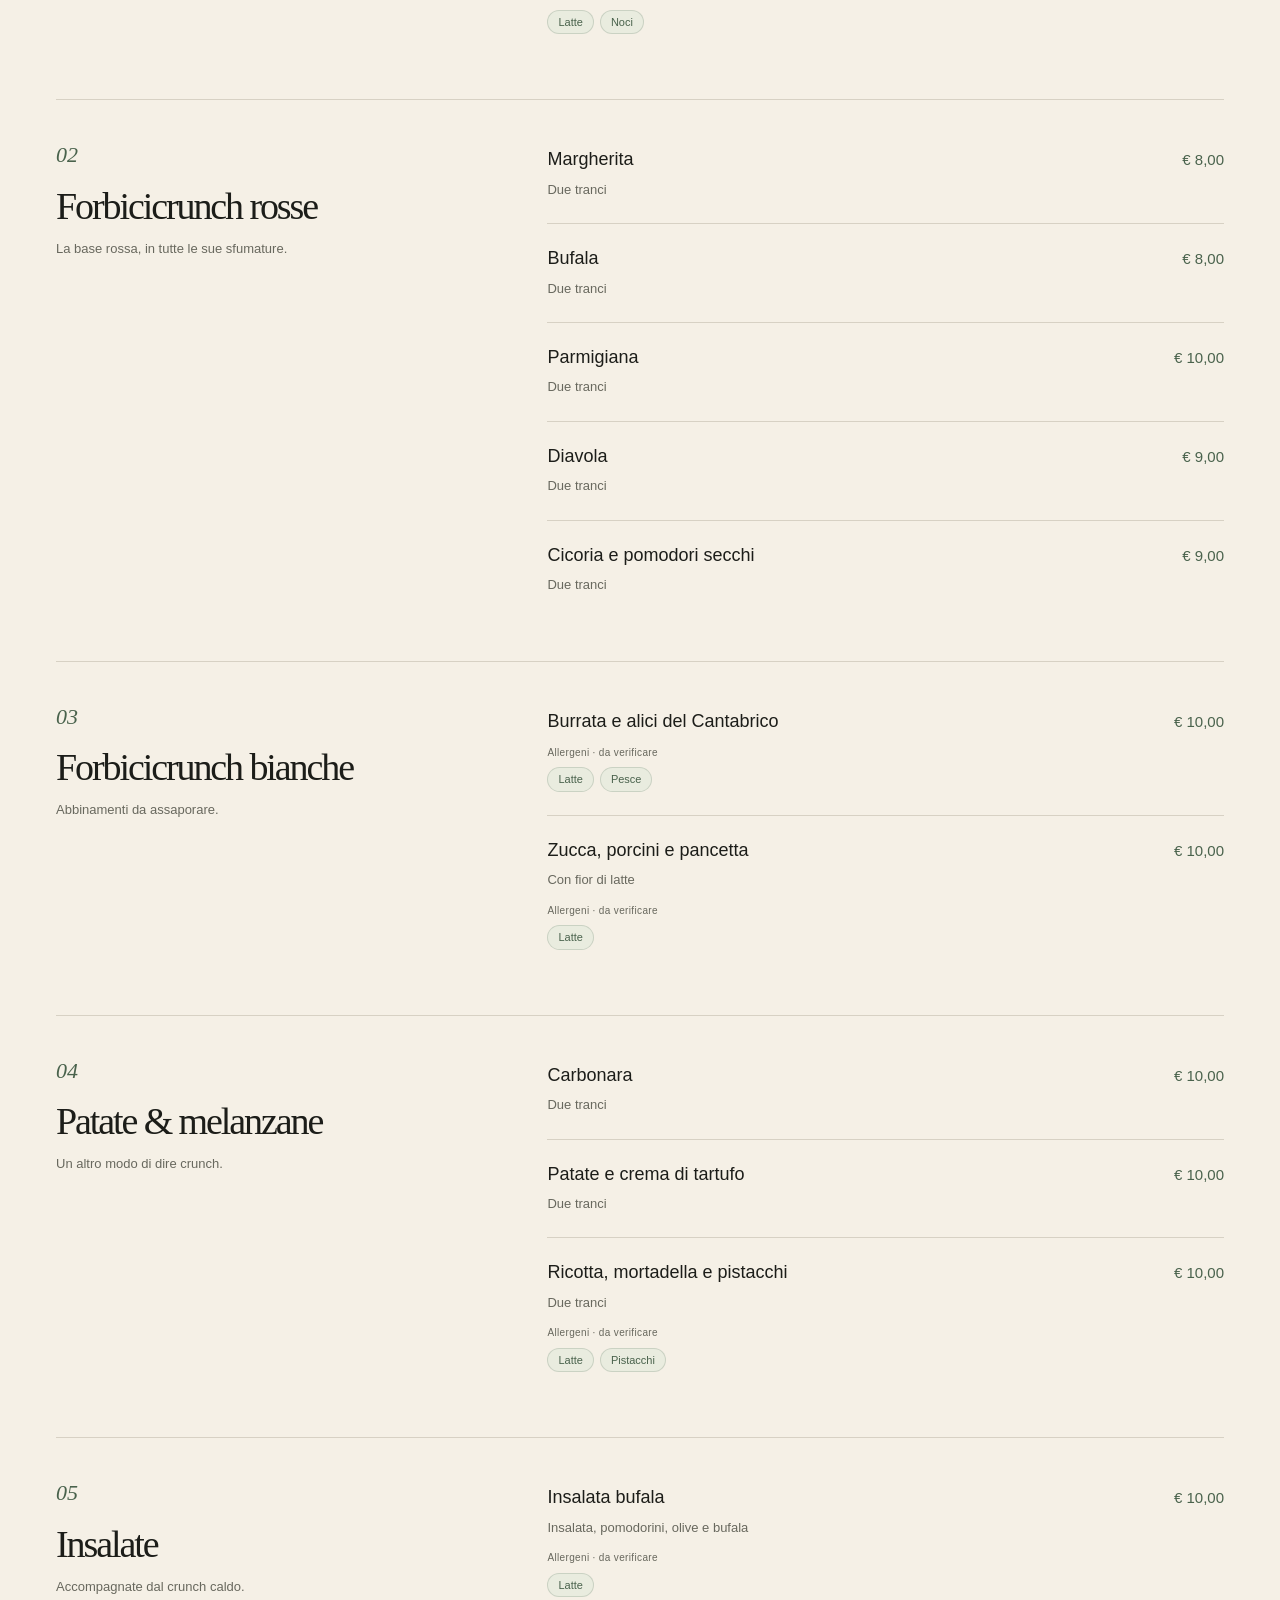
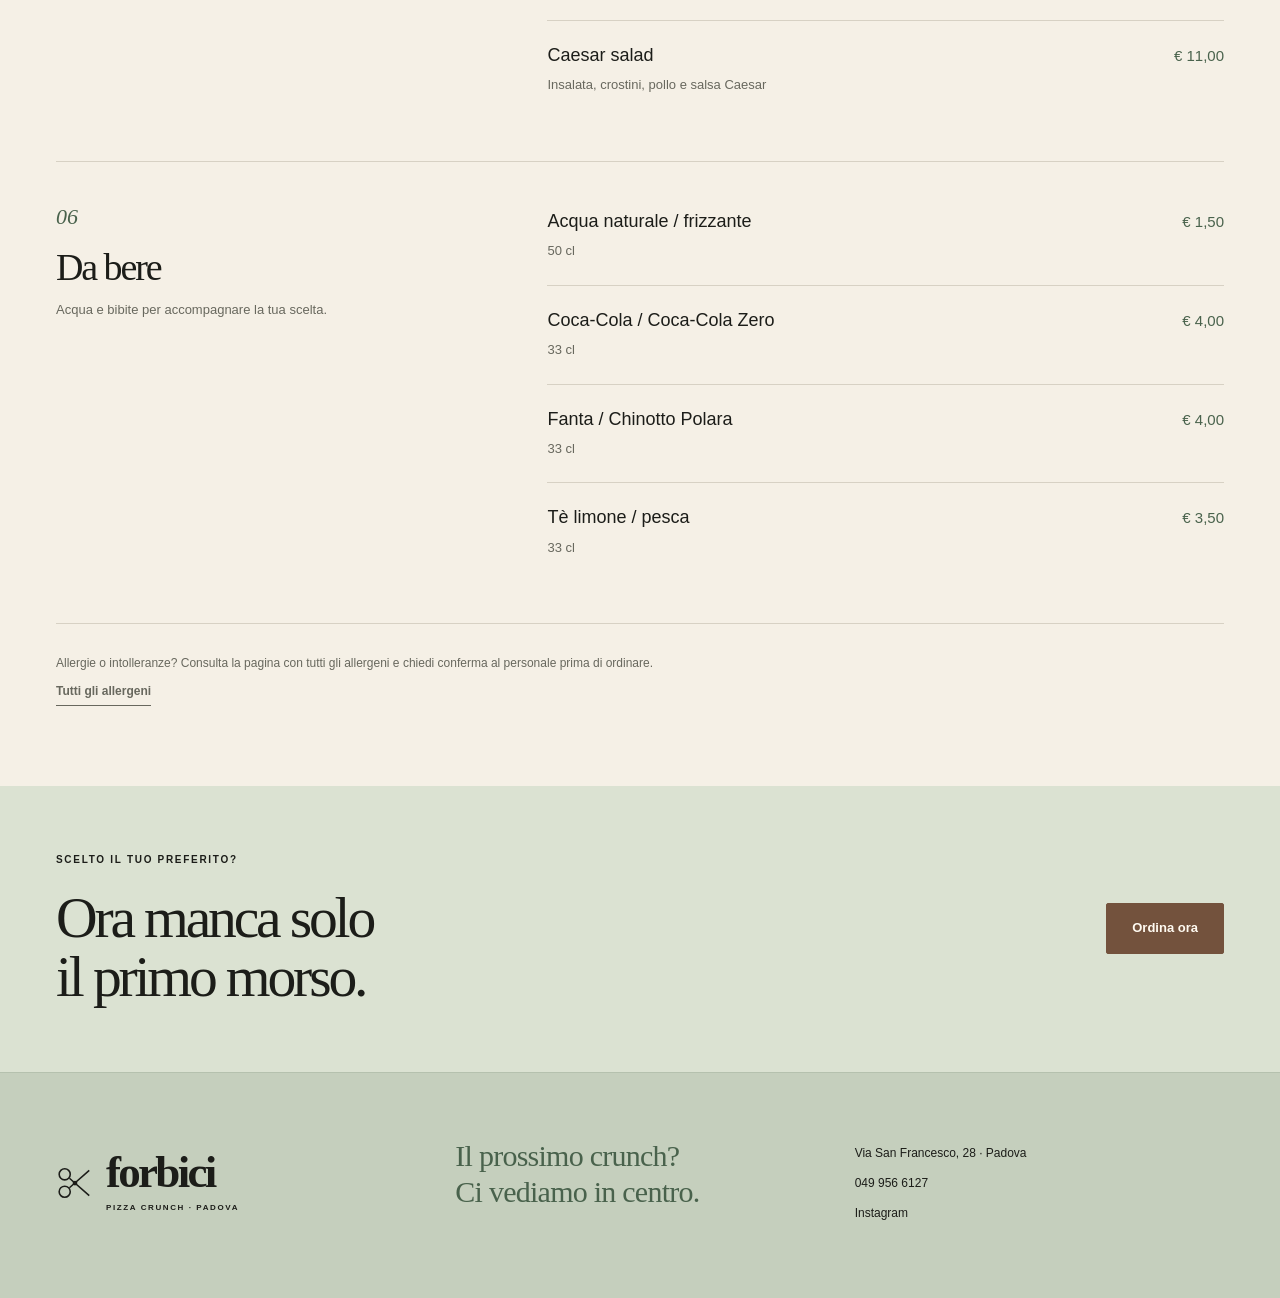
<file: menu.html>
<!doctype html>
<html lang="it">
  <head>
    <meta charset="UTF-8" />
    <meta name="viewport" content="width=device-width,initial-scale=1" />
    <meta name="theme-color" content="#171713" />
    <title>Menu | Forbici Pizza Padova</title>
    <meta
      name="description"
      content="Scopri il menu di Forbici Pizza: pizza in teglia, Doppio Crunch e abbinamenti gourmet a Padova." />
    <link rel="icon" href="assets/favicon.svg" type="image/svg+xml" />
    <link rel="stylesheet" href="styles.css" />
    <script src="script.js" defer></script>
  </head>
  <body class="menu-page">
    <a class="skip" href="#main">Vai al contenuto</a>
    <header class="site-header">
      <div class="container header-inner">
        <a class="brand" href="index.html" aria-label="Forbici Pizza, homepage">
          <svg viewBox="0 0 48 48" fill="none" aria-hidden="true">
            <circle cx="11" cy="13" r="7" />
            <circle cx="11" cy="35" r="7" />
            <path d="m17 18 25 22M17 30 42 8" />
            <circle cx="24" cy="24" r="2" />
          </svg>
          <span>
            forbici
            <small>PIZZA CRUNCH · PADOVA</small>
          </span>
        </a>
        <button
          class="nav-toggle"
          aria-expanded="false"
          aria-controls="navigation"
          aria-label="Apri menu">
          <span></span>
          <span></span>
        </button>
        <nav id="navigation" aria-label="Navigazione principale">
          <a href="index.html">Home</a>
          <a href="menu.html" aria-current="page">Menu</a>
          <a href="contatti.html">Chi siamo</a>
          <a
            class="button small"
            href="https://www.google.com/maps/reserve/v/dine/c/_NIUWXSTlwU?source=pa"
            target="_blank"
            rel="noopener noreferrer">
            Prenota un tavolo
          </a>
          <span class="nav-note">Ci trovi in Via San Francesco, 28 · Padova</span>
        </nav>
      </div>
    </header>

    <main id="main">
      <section class="page-intro container menu-page-intro">
        <span class="eyebrow">IL MENU DI FORBICI</span>
        <div class="intro-grid">
          <h1>
            Questione
            <br />
            <em>di gusto.</em>
          </h1>
          <p>
            Dalle rosse al Doppio Crunch. Esplora il banco, trova il tuo preferito e lascia spazio a un altro assaggio.
          </p>
        </div>
      </section>

      <section class="slider-section" aria-label="Scopri il menu per categorie">
        <div class="container slider-shell" data-menu-slider>
          <div class="slider-meta">
            <span class="eyebrow">SFOGLIA LE NOSTRE SCELTE</span>
            <p>Usa le frecce o scorri con un dito.</p>
            <div class="slider-controls">
              <button
                type="button"
                class="slider-arrow"
                data-slider-prev
                aria-label="Mostra la categoria precedente">
                ←
              </button>
              <button
                type="button"
                class="slider-arrow"
                data-slider-next
                aria-label="Mostra la categoria successiva">
                →
              </button>
            </div>
          </div>

          <div
            id="menu-slider-stage"
            class="menu-slider-stage"
            role="region"
            aria-roledescription="carosello"
            aria-label="Categorie del menu">
            <article
              class="menu-slide is-active"
              data-slide="0"
              aria-hidden="false"
              data-name="Forbici Gourmet">
              <div class="slide-copy">
                <span class="slide-kicker">01 — FORBICI GOURMET</span>
                <h2>
                  Il doppio
                  <br />
                  <em>del crunch.</em>
                </h2>
                <p>
                  Due strati di pizza, farciture pensate per sorprendere e un
                  morso che non passa inosservato.
                </p>
                <div class="slide-notes">
                  <span>pulled pork</span>
                  <span>zucca</span>
                  <span>cipolla caramellata</span>
                </div>
                <a class="slider-link" href="#gourmet">
                  Vedi le Gourmet
                </a>
              </div>
              <figure class="slide-visual">
                <img
                  src="assets/pulled-pork.jpg"
                  alt="Doppio Crunch farcito con pulled pork di Forbici Pizza"
                  width="800"
                  height="800" />
                <figcaption>DOPPIO CRUNCH</figcaption>
              </figure>
              <span class="slide-number" aria-hidden="true">
                01
                <i>/</i>
                04
              </span>
            </article>

            <article
              class="menu-slide"
              data-slide="1"
              aria-hidden="true"
              data-name="Forbicicrunch rosse">
              <div class="slide-copy">
                <span class="slide-kicker">02 — FORBICICRUNCH ROSSE</span>
                <h2>
                  Il classico,
                  <br />
                  <em>ma con carattere.</em>
                </h2>
                <p>
                  Pomodoro, impasto croccante e le combinazioni che non hanno
                  bisogno di presentazioni.
                </p>
                <div class="slide-notes">
                  <span>pomodoro</span>
                  <span>bufala</span>
                  <span>basilico</span>
                </div>
                <a class="slider-link" href="#rosse">
                  Vedi le rosse
                </a>
              </div>
              <figure class="slide-visual">
                <img
                  src="assets/bufala.jpg"
                  alt="Pizza rossa con mozzarella e basilico dal menu Forbici"
                  width="800"
                  height="800" />
                <figcaption>ROSSA, SEMPRE</figcaption>
              </figure>
              <span class="slide-number" aria-hidden="true">
                02
                <i>/</i>
                04
              </span>
            </article>

            <article
              class="menu-slide"
              data-slide="2"
              aria-hidden="true"
              data-name="Le speciali">
              <div class="slide-copy">
                <span class="slide-kicker">03 — PATATE &amp; MELANZANE</span>
                <h2>
                  Fuori dal
                  <br />
                  <em>solito giro.</em>
                </h2>
                <p>
                  Ingredienti decisi, combinazioni curiose e una scusa perfetta
                  per cambiare gusto ogni volta.
                </p>
                <div class="slide-notes">
                  <span>cicoria</span>
                  <span>pancetta</span>
                  <span>gorgonzola</span>
                </div>
                <a class="slider-link" href="#speciali">
                  Vedi le speciali
                </a>
              </div>
              <figure class="slide-visual">
                <img
                  src="assets/cicoria.jpg"
                  alt="Una proposta di pizza in teglia di Forbici servita su un piatto decorato"
                  width="800"
                  height="800" />
                <figcaption>DA SCOPRIRE</figcaption>
              </figure>
              <span class="slide-number" aria-hidden="true">
                03
                <i>/</i>
                04
              </span>
            </article>

            <article
              class="menu-slide"
              data-slide="3"
              aria-hidden="true"
              data-name="Il banco di Forbici">
              <div class="slide-copy">
                <span class="slide-kicker">04 — PIZZA IN TEGLIA</span>
                <h2>
                  Un taglio.
                  <br />
                  <em>Tante possibilità.</em>
                </h2>
                <p>
                  Dal banco al tavolo, dalla pausa pranzo all’ordine a casa:
                  trova il tuo prossimo morso.
                </p>
                <div class="slide-notes">
                  <span>teglia</span>
                  <span>farciture</span>
                  <span>condivisione</span>
                </div>
                <a class="slider-link" href="#tutto-menu">
                  Scorri tutto il menu
                </a>
              </div>
              <figure class="slide-visual slide-visual-wide">
                <img
                  src="assets/hero.jpg"
                  alt="Pizza in teglia al banco di Forbici Pizza"
                  width="1920"
                  height="1080" />
                <figcaption>FORBICI PIZZA</figcaption>
              </figure>
              <span class="slide-number" aria-hidden="true">
                04
                <i>/</i>
                04
              </span>
            </article>
          </div>
          <div class="slider-pagination" role="group" aria-label="Scegli una categoria">
            <button type="button" data-slider-go="0" aria-label="Mostra Forbici Gourmet" aria-pressed="true"></button>
            <button type="button" data-slider-go="1" aria-label="Mostra le rosse" aria-pressed="false"></button>
            <button type="button" data-slider-go="2" aria-label="Mostra le speciali" aria-pressed="false"></button>
            <button type="button" data-slider-go="3" aria-label="Mostra il banco" aria-pressed="false"></button>
          </div>
          <p class="sr-only" aria-live="polite" data-slider-status>
            Categoria 1 di 4: Forbici Gourmet
          </p>
        </div>
      </section>

      <section id="tutto-menu" class="container menu-content">
        <div class="menu-list-heading">
          <div>
            <span class="eyebrow">IL BANCO DI FORBICI</span>
            <h2>Scegli il tuo <em>prossimo morso.</em></h2>
          </div>
        </div>
        <p class="menu-notice">Una selezione delle nostre proposte. Gusti, disponibilità e prezzi possono variare: chiedi conferma al locale.</p>
        <div class="filters" role="group" aria-label="Filtra il menu">
          <button class="filter active" data-filter="all" aria-pressed="true">
            Tutto
          </button>
          <button class="filter" data-filter="gourmet" aria-pressed="false">
            Gourmet
          </button>
          <button class="filter" data-filter="rosse" aria-pressed="false">
            Rosse
          </button>
          <button class="filter" data-filter="bianche" aria-pressed="false">
            Bianche
          </button>
          <button class="filter" data-filter="speciali" aria-pressed="false">
            Speciali
          </button>
          <button class="filter" data-filter="insalate" aria-pressed="false">
            Insalate
          </button>
          <button class="filter" data-filter="bevande" aria-pressed="false">
            Bevande
          </button>
        </div>
        <p id="filter-status" class="sr-only" aria-live="polite"></p>

        <section id="gourmet" class="menu-category" data-category="gourmet">
          <div class="category-heading">
            <span class="number">01</span>
            <h2>Forbici Gourmet</h2>
            <p>Il nostro Doppio Crunch farcito.</p>
          </div>
          <div class="menu-items">
            <div class="menu-item">
              <div>
                <h3>Pulled pork</h3>
                <p>Maiale sfilacciato, crema di zucca e cipolla caramellata</p>
              </div>
              <span class="price">€ 12,00</span>
            </div>
            <div class="menu-item">
              <div>
                <h3>La Montanara</h3>
                <p>Radicchio, speck, gorgonzola e noci</p>
                <div class="dish-allergens"><span class="dish-allergens-label">Allergeni · da verificare</span><ul aria-label="Indicazioni parziali da confermare"><li>Latte</li><li>Noci</li></ul></div>
              </div>
              <span class="price">€ 10,00</span>
            </div>
          </div>
        </section>
        <section id="rosse" class="menu-category" data-category="rosse">
          <div class="category-heading">
            <span class="number">02</span>
            <h2>Forbicicrunch rosse</h2>
            <p>La base rossa, in tutte le sue sfumature.</p>
          </div>
          <div class="menu-items">
            <div class="menu-item">
              <div>
                <h3>Margherita</h3>
                <p>Due tranci</p>
              </div>
              <span class="price">€ 8,00</span>
            </div>
            <div class="menu-item">
              <div>
                <h3>Bufala</h3>
                <p>Due tranci</p>
              </div>
              <span class="price">€ 8,00</span>
            </div>
            <div class="menu-item">
              <div>
                <h3>Parmigiana</h3>
                <p>Due tranci</p>
              </div>
              <span class="price">€ 10,00</span>
            </div>
            <div class="menu-item">
              <div>
                <h3>Diavola</h3>
                <p>Due tranci</p>
              </div>
              <span class="price">€ 9,00</span>
            </div>
            <div class="menu-item">
              <div>
                <h3>Cicoria e pomodori secchi</h3>
                <p>Due tranci</p>
              </div>
              <span class="price">€ 9,00</span>
            </div>
          </div>
        </section>
        <section id="bianche" class="menu-category" data-category="bianche">
          <div class="category-heading">
            <span class="number">03</span>
            <h2>Forbicicrunch bianche</h2>
            <p>Abbinamenti da assaporare.</p>
          </div>
          <div class="menu-items">
            <div class="menu-item">
              <div><h3>Burrata e alici del Cantabrico</h3>
                <div class="dish-allergens"><span class="dish-allergens-label">Allergeni · da verificare</span><ul aria-label="Indicazioni parziali da confermare"><li>Latte</li><li>Pesce</li></ul></div></div>
              <span class="price">€ 10,00</span>
            </div>
            <div class="menu-item">
              <div>
                <h3>Zucca, porcini e pancetta</h3>
                <p>Con fior di latte</p>
                <div class="dish-allergens"><span class="dish-allergens-label">Allergeni · da verificare</span><ul aria-label="Indicazioni parziali da confermare"><li>Latte</li></ul></div>
              </div>
              <span class="price">€ 10,00</span>
            </div>
          </div>
        </section>
        <section id="speciali" class="menu-category" data-category="speciali">
          <div class="category-heading">
            <span class="number">04</span>
            <h2>Patate &amp; melanzane</h2>
            <p>Un altro modo di dire crunch.</p>
          </div>
          <div class="menu-items">
            <div class="menu-item">
              <div>
                <h3>Carbonara</h3>
                <p>Due tranci</p>
              </div>
              <span class="price">€ 10,00</span>
            </div>
            <div class="menu-item">
              <div>
                <h3>Patate e crema di tartufo</h3>
                <p>Due tranci</p>
              </div>
              <span class="price">€ 10,00</span>
            </div>
            <div class="menu-item">
              <div>
                <h3>Ricotta, mortadella e pistacchi</h3>
                <p>Due tranci</p>
                <div class="dish-allergens"><span class="dish-allergens-label">Allergeni · da verificare</span><ul aria-label="Indicazioni parziali da confermare"><li>Latte</li><li>Pistacchi</li></ul></div>
              </div>
              <span class="price">€ 10,00</span>
            </div>
          </div>
        </section>
        <section id="insalate" class="menu-category" data-category="insalate">
          <div class="category-heading">
            <span class="number">05</span>
            <h2>Insalate</h2>
            <p>Accompagnate dal crunch caldo.</p>
          </div>
          <div class="menu-items">
            <div class="menu-item">
              <div>
                <h3>Insalata bufala</h3>
                <p>Insalata, pomodorini, olive e bufala</p>
                <div class="dish-allergens"><span class="dish-allergens-label">Allergeni · da verificare</span><ul aria-label="Indicazioni parziali da confermare"><li>Latte</li></ul></div>
              </div>
              <span class="price">€ 10,00</span>
            </div>
            <div class="menu-item">
              <div>
                <h3>Caesar salad</h3>
                <p>Insalata, crostini, pollo e salsa Caesar</p>
              </div>
              <span class="price">€ 11,00</span>
            </div>
          </div>
        </section>
        <section id="bevande" class="menu-category" data-category="bevande">
          <div class="category-heading">
            <span class="number">06</span>
            <h2>Da bere</h2>
            <p>Acqua e bibite per accompagnare la tua scelta.</p>
          </div>
          <div class="menu-items">
            <div class="menu-item">
              <div>
                <h3>Acqua naturale / frizzante</h3>
                <p>50 cl</p>
              </div>
              <span class="price">€ 1,50</span>
            </div>
            <div class="menu-item">
              <div>
                <h3>Coca-Cola / Coca-Cola Zero</h3>
                <p>33 cl</p>
              </div>
              <span class="price">€ 4,00</span>
            </div>
            <div class="menu-item">
              <div>
                <h3>Fanta / Chinotto Polara</h3>
                <p>33 cl</p>
              </div>
              <span class="price">€ 4,00</span>
            </div>
            <div class="menu-item">
              <div>
                <h3>Tè limone / pesca</h3>
                <p>33 cl</p>
              </div>
              <span class="price">€ 3,50</span>
            </div>
          </div>
        </section>
        <p class="allergen-note">
          Allergie o intolleranze? Consulta la pagina con tutti gli allergeni e
          chiedi conferma al personale prima di ordinare.
          <a class="text-link" href="allergeni.html">Tutti gli allergeni</a>
        </p>
      </section>

      <section class="cta-band">
        <div class="container">
          <div>
            <span class="eyebrow">SCELTO IL TUO PREFERITO?</span>
            <h2>
              Ora manca solo
              <br />
              il primo morso.
            </h2>
          </div>
          <a class="button light" href="contatti.html#ordina" data-open-order>
            Ordina ora
          </a>
        </div>
      </section>
    </main>

    <footer>
      <div class="container footer-top">
        <a class="brand" href="index.html">
          <svg viewBox="0 0 48 48" fill="none" aria-hidden="true">
            <circle cx="11" cy="13" r="7" />
            <circle cx="11" cy="35" r="7" />
            <path d="m17 18 25 22M17 30 42 8" />
            <circle cx="24" cy="24" r="2" />
          </svg>
          <span>
            forbici
            <small>PIZZA CRUNCH · PADOVA</small>
          </span>
        </a>
        <p>
          Il prossimo crunch?
          <br />
          Ci vediamo in centro.
        </p>
        <div>
          <a
            href="https://www.google.com/maps/search/?api=1&amp;query=Forbici+Pizza+Via+San+Francesco+28+Padova"
            target="_blank"
            rel="noopener noreferrer">
            Via San Francesco, 28 · Padova
          </a>
          <a href="tel:+390499566127">049 956 6127</a>
          <a
            href="https://www.instagram.com/forbicipizza/"
            target="_blank"
            rel="noopener noreferrer">
            Instagram
          </a>
        </div>
      </div>
    </footer>
    <div class="mobile-actions">
      <a
        href="https://www.google.com/maps/reserve/v/dine/c/_NIUWXSTlwU?source=pa"
        target="_blank"
        rel="noopener noreferrer">
        <svg viewBox="0 0 24 24" fill="none" aria-hidden="true" focusable="false"><rect x="3.5" y="5" width="17" height="16" rx="3" /><path d="M7.5 3v4M16.5 3v4M4 10h16m-12 5 2.5 2.5L16 13" /></svg><span>Prenota un tavolo</span>
      </a>
      <a href="contatti.html#ordina" data-open-order><svg viewBox="0 0 24 24" fill="none" aria-hidden="true" focusable="false"><path d="M5 8h14l1.2 11a2 2 0 0 1-2 2H5.8a2 2 0 0 1-2-2L5 8Z" /><path d="M8 9V6a4 4 0 0 1 8 0v3" /></svg><span>Ordina ora</span></a>
    </div>
    <dialog id="order-dialog" aria-labelledby="order-title" aria-describedby="order-intro">
      <div class="dialog-top">
        <span class="eyebrow">ORDINA DA FORBICI</span>
        <button type="button" class="close-dialog" aria-label="Chiudi finestra"><svg viewBox="0 0 24 24" fill="none" aria-hidden="true"><path d="m6 6 12 12M18 6 6 18" /></svg></button>
      </div>
      <h2 id="order-title">Il crunch,<br /><em>dove vuoi.</em></h2>
      <p id="order-intro">A casa tua o da portare via. Scegli tu.</p>
      <div class="order-choices">
        <a class="order-choice" href="https://glovoapp.com/en/it/padova/stores/forbici-pizza-crunch-pad" target="_blank" rel="noopener noreferrer">
          <span class="order-choice-icon"><svg viewBox="0 0 24 24" fill="none" aria-hidden="true"><path d="M5 8h14l1 11a2 2 0 0 1-2 2H6a2 2 0 0 1-2-2L5 8Z"/><path d="M8 9V6a4 4 0 0 1 8 0v3"/></svg></span>
          <span class="order-choice-copy"><strong>Glovo</strong><small>La tua pizza a domicilio</small></span>
          <span class="order-choice-kind">Delivery</span>
        </a>
        <a class="order-choice" href="https://deliveroo.it/it/menu/padova/centro/forbici-pizza-crunch-padova" target="_blank" rel="noopener noreferrer">
          <span class="order-choice-icon"><svg viewBox="0 0 24 24" fill="none" aria-hidden="true"><circle cx="5" cy="17" r="3"/><circle cx="19" cy="17" r="3"/><path d="m5 17 4-8 5 8H5m9 0 3-11h-3M8 9h4"/></svg></span>
          <span class="order-choice-copy"><strong>Deliveroo</strong><small>Il crunch arriva da te</small></span>
          <span class="order-choice-kind">Delivery</span>
        </a>
        <a class="order-choice" href="tel:+390499566127">
          <span class="order-choice-icon"><svg viewBox="0 0 24 24" fill="none" aria-hidden="true"><path d="m8 3 3 5-3 2c1 3 3 5 6 6l2-3 5 3-1 4c-1 3-8 0-12-4S1 5 4 4l4-1Z"/></svg></span>
          <span class="order-choice-copy"><strong>Ritira da noi</strong><small>Chiama 049 956 6127</small></span>
          <span class="order-choice-kind">Asporto</span>
        </a>
      </div>
      <p class="fineprint">Per il ritiro, concorda l’orario al telefono. Prezzi, disponibilità e zone di consegna sono indicati sulla piattaforma scelta.</p>
    </dialog>
  </body>
</html>
</file>
<file: styles.css>
/* Forbici Pizza — salvia, crema, carbone e noce ispirati agli arredi del locale. */
:root {
  --cream: #f5f0e6;
  --white: #fffaf1;
  --ink: #1c1d19;
  --muted: #68685e;
  --sage: #afbea5;
  --sage-mist: #e9ecdf;
  --sage-soft: #dbe2d2;
  --sage-footer: #c5cfbd;
  --sand: #e9e3d6;
  --green-ink: #49624c;
  --wood: #73523d;
  --wood-hover: #583e2d;
  --line: #d7d1c4;
  --serif: Georgia, "Times New Roman", serif;
}
* { box-sizing: border-box; }
html { scroll-behavior: smooth; scroll-padding-top: 112px; }
body { margin: 0; background: var(--cream); color: var(--ink); font: 16px/1.65 Arial, Helvetica, sans-serif; -webkit-font-smoothing: antialiased; }
a { color: inherit; text-decoration: none; }
button { font: inherit; cursor: pointer; }
img { display: block; max-width: 100%; object-fit: cover; }
svg { stroke: currentColor; stroke-width: 2; }
h1,h2,h3,p,figure { margin: 0; }
h1,h2 { font-family: var(--serif); font-weight: 400; letter-spacing: -.055em; line-height: 1.03; text-wrap: balance; }
h1 { font-size: clamp(58px, 6.3vw, 96px); }
h2 { font-size: clamp(40px, 4.5vw, 66px); }
h3 { font-size: 21px; line-height: 1.3; font-weight: 500; }
h1 em,h2 em { font-weight: 400; color: var(--green-ink); }
p { color: var(--muted); }
.container { width: min(1320px, calc(100% - 112px)); margin-inline: auto; }
.eyebrow { display: block; font-size: 10px; letter-spacing: .17em; font-weight: 700; line-height: 1.7; }
.button { display: inline-flex; justify-content: center; align-items: center; gap: 18px; padding: 16px 25px; min-height: 50px; border: 1px solid var(--wood); border-radius: 2px; background: var(--wood); color: var(--white); font-size: 13px; font-weight: 600; line-height: 1.3; transition: background .2s, transform .2s; }
.button:hover { background: var(--wood-hover); border-color: var(--wood-hover); transform: translateY(-2px); }
.button.small { padding: 13px 21px; min-height: 46px; font-size: 12px; }
.button.light { background: var(--wood); border-color: var(--wood); color: var(--white); }
.button.light:hover { background: var(--wood-hover); border-color: var(--wood-hover); }
.text-link { display: inline-block; border-bottom: 1px solid currentColor; padding-bottom: 5px; font-size: 13px; font-weight: 600; line-height: 1.5; }
.text-link:hover { color: var(--green-ink); }
.actions { display: flex; gap: 26px; align-items: center; flex-wrap: wrap; }
.site-header { position: sticky; top: 0; z-index: 20; background: var(--cream); border-bottom: 1px solid var(--line); }
.header-inner { display: flex; height: 100px; align-items: center; justify-content: space-between; gap: 24px; }
.brand { display: inline-flex; align-items: center; gap: 12px; color: var(--ink); line-height: .85; flex-shrink: 0; }
.brand svg { width: 38px; height: 38px; }
.brand > span { font: bold 45px/.85 var(--serif); letter-spacing: -.06em; }
.brand small { display: block; margin-top: 12px; font: 700 8px/1.2 Arial, sans-serif; letter-spacing: .2em; }
nav { display: flex; align-items: center; gap: 32px; font-size: 12px; }
nav > a[aria-current] { color: var(--green-ink); }
nav > a:not(.button):hover { color: var(--green-ink); }
.nav-toggle, .nav-note { display: none; }
.hero { padding: 42px 0 32px; background: var(--cream); color: var(--ink); overflow: hidden; }
.hero-grid { display: grid; grid-template-columns: 1fr 1.08fr; align-items: center; gap: 6%; }
.hero-copy { padding: 28px 0; }
.hero-copy > .eyebrow { color: var(--green-ink); margin-bottom: 28px; }
.dot { display: inline-block; width: 6px; height: 6px; margin-right: 7px; border-radius: 50%; background: var(--green-ink); vertical-align: middle; }
.hero h1 { font-size: clamp(62px,6.2vw,94px); }
.hero h1 > span, .hero h1 > em { display: block; }
.hero h1 em { color: var(--green-ink); margin-top: 8px; }
.hero-copy p { max-width: 355px; margin: 26px 0 0; color: var(--muted); font-size: 15px; }
.hero-photo { position: relative; height: 570px; margin: 0 0 30px 18px; isolation: isolate; }
.hero-photo::before { content: ""; position: absolute; z-index: -1; inset: 26px -16px -20px 26px; background: #e0e6d7; border-radius: 28px; transform: rotate(2deg); }
.hero-photo > img { width: 100%; height: 100%; object-position: 63% center; border-radius: 24px; }
.photo-label { position: absolute; bottom: 28px; left: -30px; padding: 20px 26px; border: 1px solid var(--line); border-radius: 14px; background: var(--cream); box-shadow: 0 8px 28px #1c1d190a; font: 29px/1.1 var(--serif); color: var(--ink); letter-spacing: -.035em; }
.photo-label > span { display: block; font: 700 8px/1.5 Arial, sans-serif; letter-spacing: .13em; color: var(--green-ink); margin-bottom: 10px; }
.photo-label em { color: var(--green-ink); }
.ribbon { display: block; width: 100%; padding: 0; border: 0; border-radius: 0; font-family: inherit; text-align: left; position: relative; overflow: hidden; background: var(--sage); color: var(--ink); font-size: 10px; font-weight: 700; letter-spacing: .13em; }
.ribbon-track { display: flex; width: max-content; animation: ribbon-scroll 30s linear infinite; }
.ribbon-group { display: flex; flex-shrink: 0; align-items: center; justify-content: space-around; min-width: 100vw; gap: 32px; padding: 10px 32px 10px 0; white-space: nowrap; line-height: 18px; }
.ribbon-mark { display: block; flex: 0 0 20px; width: 20px; height: 20px; stroke-width: 1.6; stroke-linecap: round; stroke-linejoin: round; }
.ribbon.is-paused .ribbon-track { animation-play-state: paused; }
.ribbon:focus-visible { outline-offset: -4px; }
@keyframes ribbon-scroll { to { transform: translateX(-50%); } }
.section { padding-block: 100px; }
.section-heading { display: flex; align-items: end; justify-content: space-between; gap: 24px; margin-bottom: 40px; }
.section-heading .eyebrow { margin-bottom: 22px; color: var(--green-ink); }
.food-grid { display: grid; grid-template-columns: repeat(3,minmax(0,1fr)); gap: 28px; }
.food-photo { aspect-ratio: 1.05; position: relative; overflow: hidden; background: #ded4c0; }
.food-photo img { width: 100%; height: 100%; transition: transform .4s; }
.food-card:hover img { transform: scale(1.04); }
.food-photo > span { position: absolute; top: 15px; left: 15px; background: var(--cream); padding: 7px 12px; font-size: 9px; letter-spacing: .12em; }
.food-card h3 { margin: 21px 0 7px; font: 31px/1.1 var(--serif); letter-spacing: -.035em; }
.food-card p { font-size: 13px; }
.section-wash { background: var(--sage-mist); }
.story-strip { background: var(--sand); padding-block: 80px; }
.story-grid { display: grid; grid-template-columns: 1.1fr 1fr; gap: 8%; align-items: center; }
.story-photo { position: relative; }
.story-photo img { width: 100%; height: 490px; object-position: 54% center; }
.story-photo figcaption { padding-top: 14px; font-size: 9px; letter-spacing: .14em; }
.story-copy .eyebrow { margin-bottom: 25px; }
.story-copy p { max-width: 440px; font-size: 14px; margin-top: 22px; }
.story-copy .text-link { margin-top: 26px; }
.visit-grid { display: grid; grid-template-columns: 1fr 1.5fr; gap: 8%; }
.visit-grid h2 { margin-top: 22px; }
.visit-options { display: grid; grid-template-columns: repeat(2, minmax(0, 1fr)); grid-template-rows: repeat(4, auto); column-gap: 36px; row-gap: 0; align-content: start; }
.visit-options > div { display: grid; grid-row: span 4; grid-template-rows: subgrid; border-top: 1px solid var(--line); padding-top: 18px; }
.visit-options .text-link { justify-self: start; align-self: start; }
.number { font: italic 22px/1.2 var(--serif); color: var(--green-ink); }
.visit-options h3 { margin-top: 25px; }
.visit-options p { margin: 16px 0 23px; font-size: 13px; }
.page-intro { padding-block: 65px 60px; }
.page-intro > .eyebrow { color: var(--green-ink); }
.intro-grid { display: grid; grid-template-columns: 1.8fr 1fr; align-items: end; gap: 60px; margin-top: 23px; }
.intro-grid h1 { font-size: clamp(52px,6vw,88px); }
.intro-grid > p { font-size: 14px; max-width: 320px; margin-bottom: 8px; }
.menu-content { padding-block: 70px 80px; }
.menu-notice { font-size: 12px; max-width: 650px; }
.filters { display: flex; flex-wrap: wrap; gap: 8px; margin: 30px 0 20px; }
.filter { padding: 10px 22px; min-height: 44px; border: 1px solid var(--line); border-radius: 30px; background: transparent; color: var(--ink); font-size: 12px; transition: background .2s,color .2s; }
.filter:hover,.filter.active { background: var(--ink); border-color: var(--ink); color: var(--cream); }
.menu-category { display: grid; grid-template-columns: 1fr 1.7fr; gap: 8%; padding-block: 42px; border-bottom: 1px solid var(--line); scroll-margin-top: 120px; }
.category-heading h2 { font-size: 38px; margin: 16px 0 12px; }
.category-heading p { font-size: 13px; }
.menu-item { display: flex; align-items: start; justify-content: space-between; gap: 24px; padding-block: 23px; border-bottom: 1px solid var(--line); }
.dish-allergens { margin-top: 12px; }
.dish-allergens-label { display: block; color: var(--muted); font-size: 10px; letter-spacing: .035em; }
.dish-allergens ul { display: flex; flex-wrap: wrap; gap: 6px; list-style: none; padding: 0; margin: 6px 0 0; }
.dish-allergens li { padding: 3px 10px; border: 1px solid #49624c30; border-radius: 20px; background: var(--sage-mist); color: var(--green-ink); font-size: 11px; line-height: 1.5; }
.menu-item:first-child { padding-top: 6px; }
.menu-item:last-child { border-bottom: 0; }
.menu-item h3 { font-size: 18px; }
.menu-item p { margin-top: 7px; font-size: 13px; }
.price { color: var(--green-ink); font-size: 15px; white-space: nowrap; font-variant-numeric: tabular-nums; }
.allergen-note { max-width: 740px; margin-top: 30px; font-size: 12px; }
.allergen-note .text-link { margin-top: 8px; font-size: 12px; }
.allergen-note a { display: block; width: fit-content; }
.cta-band { padding: 65px 0; background: var(--sage-soft); color: var(--ink); }
.cta-band > .container { display: flex; align-items: center; justify-content: space-between; gap: 30px; }
.cta-band h2 { margin-top: 20px; }
.about-grid { display: grid; grid-template-columns: 1.15fr 1fr; align-items: center; gap: 8%; padding-top: 15px; }
.about-photo { height: 480px; }
.about-photo img { width: 100%; height: 100%; object-position: center; }
.about-copy h2 { margin: 22px 0; }
.about-copy p { margin-bottom: 18px; font-size: 14px; }
.contact-grid { display: grid; grid-template-columns: 1.1fr 1fr; gap: 10%; }
.contact-grid h2 { margin: 22px 0 32px; }
.contact-grid .fineprint { max-width: 360px; margin: 16px 0; }
.contact-details > div { border-top: 1px solid var(--line); padding: 24px 0; }
.contact-details h3 { margin: 15px 0 8px; }
.contact-details p { font-size: 14px; margin-block: 12px; }
.contact-phone { display: block; font-size: 25px; margin-top: 12px; }
.location-gallery { margin-bottom: 55px; }
.location-gallery img { width: 100%; height: 480px; object-position: center 57%; }
.location-gallery figcaption { display: flex; align-items: center; justify-content: space-between; gap: 16px; padding: 16px 0; font-size: 12px; border-bottom: 1px solid var(--line); }
.map-placeholder { padding: 65px 32px; text-align: center; background: var(--sage); color: var(--ink); }
.map-placeholder h2 { margin: 22px 0; }
.map-placeholder p { color: #384335; font-size: 12px; margin-bottom: 26px; }
.map-placeholder > .text-link { margin-left: 25px; }
.map-placeholder > .text-link:hover { color: var(--green-ink); }
.map-section iframe { display: block; width: 100%; height: 450px; border: 0; }
.order-section { display: grid; grid-template-columns: 1fr 1fr; align-items: center; gap: 10%; }
.order-section h2 { margin: 22px 0; }
.order-section p { font-size: 14px; }
.delivery-link { display: flex; align-items: center; justify-content: space-between; gap: 20px; padding-block: 24px; border-bottom: 1px solid var(--line); font-size: 25px; }
.delivery-link:hover { color: var(--green-ink); }
.delivery-link small { display: block; font-size: 12px; color: var(--muted); margin-top: 5px; }
.allergen-page-intro { padding-bottom: 65px; }
.allergen-intro-copy p { font-size: 14px; }
.allergen-intro-copy .text-link { margin-top: 20px; }
.allergen-content { padding-bottom: 100px; }
.allergen-list { display: grid; grid-template-columns: repeat(2,minmax(0,1fr)); gap: 0 45px; border-top: 1px solid var(--line); }
.allergen-card { padding: 28px 0; border-bottom: 1px solid var(--line); }
.allergen-card .number { display: block; margin-bottom: 15px; }
.allergen-card h3 { font-size: 19px; margin-bottom: 10px; }
.allergen-card p { font-size: 14px; }
.allergen-legal { background: var(--sand); border-radius: 0 16px 16px 0; border-left: 3px solid var(--sage); padding: 26px; margin-top: 50px; max-width: 800px; }
.allergen-legal h2 { font-size: 34px; margin-bottom: 20px; }
.allergen-legal p { font-size: 13px; }
.allergen-legal a { text-decoration: underline; text-underline-offset: 3px; }
footer { background: var(--sage-footer); color: var(--ink); padding: 65px 0 25px; border-top: 1px solid #49624c20; }
footer .brand { color: var(--ink); }
.footer-top { display: grid; grid-template-columns: 1fr 1fr 1fr; gap: 30px; padding-bottom: 45px; }
.footer-top > p { color: var(--green-ink); font: 30px/1.2 var(--serif); letter-spacing: -.025em; }
.footer-top > div > a { display: block; font-size: 12px; line-height: 2.5; }
footer a:hover { color: var(--wood); }
.footer-bottom { display: flex; flex-wrap: wrap; justify-content: space-between; gap: 15px 25px; border-top: 1px solid #49624c40; padding-top: 22px; color: #46513f; font-size: 10px; }
.footer-bottom > div { display: flex; gap: 22px; }
.fineprint { font-size: 12px; line-height: 1.5; }
.mobile-actions { display: none; }
dialog { width: min(450px,calc(100% - 32px)); max-height: calc(100dvh - 32px); overflow: auto; padding: 26px; border: 1px solid #ffffffb3; border-radius: 24px; background: var(--cream); color: var(--ink); box-shadow: 0 24px 80px #1c1d1933; }
dialog[open] { animation: order-reveal .24s ease-out both; }
dialog::backdrop { background: #1c1d1966; backdrop-filter: blur(7px); -webkit-backdrop-filter: blur(7px); }
dialog h2 { font-size: 42px; margin: 14px 0 12px; }
dialog > p { font-size: 13px; }
dialog .fineprint { font-size: 10px; margin-top: 18px; line-height: 1.6; }
.dialog-top { display: flex; align-items: center; justify-content: space-between; gap: 12px; }
.dialog-top .eyebrow { color: var(--green-ink); font-size: 9px; }
.close-dialog { display: grid; place-items: center; background: var(--sage-mist); border: 0; border-radius: 50%; color: var(--ink); width: 36px; height: 36px; padding: 10px; cursor: pointer; }
.close-dialog svg { width: 16px; height: 16px; stroke-width: 1.6; stroke-linecap: round; }
.close-dialog:focus-visible { outline-width: 2px; outline-offset: 2px; }
.close-dialog:hover { background: var(--sage-soft); }
.order-choices { display: grid; gap: 9px; margin-top: 22px; }
.order-choice { display: flex; align-items: center; gap: 12px; padding: 13px; min-height: 76px; background: #fffaf180; border: 1px solid var(--line); border-radius: 15px; transition: background .2s, border-color .2s, transform .2s; }
.order-choice:hover { background: var(--sage-mist); border-color: var(--sage); transform: translateY(-1px); }
.order-choice-icon { display: grid; place-items: center; flex: 0 0 40px; width: 40px; height: 40px; border-radius: 12px; background: var(--sage-soft); color: var(--green-ink); }
.order-choice-icon svg { width: 21px; height: 21px; stroke-width: 1.6; stroke-linecap: round; stroke-linejoin: round; }
.order-choice-copy { min-width: 0; }
.order-choice-copy strong { display: block; font-size: 16px; font-weight: 600; line-height: 1.3; }
.order-choice-copy small { display: block; font-size: 10px; color: var(--muted); margin-top: 4px; }
.order-choice-kind { margin-left: auto; color: var(--green-ink); font-size: 9px; }
@keyframes order-reveal { from { opacity: 0; transform: translateY(12px) scale(.98); } to { opacity: 1; transform: translateY(0) scale(1); } }
body.dialog-open { overflow: hidden; }
.skip { position: fixed; top: -100px; left: 16px; z-index: 99; background: var(--ink); color: white; padding: 12px; }
.skip:focus { top: 10px; }
:focus-visible { outline: 3px solid var(--green-ink); outline-offset: 5px; }
.sr-only { position: absolute; width: 1px; height: 1px; padding: 0; margin: -1px; overflow: hidden; clip: rect(0,0,0,0); white-space: nowrap; border: 0; }
[hidden] { display: none !important; }
@media (min-width: 1600px) { .hero-photo { height: 660px; } }
@media (max-width: 1100px) {
  .container { width: calc(100% - 64px); }
  nav { gap: 20px; }
  .hero-grid { gap: 5%; }
  .hero h1 { font-size: clamp(58px,7vw,77px); }
  .hero-photo { height: 520px; }
  .hero-copy > .eyebrow { font-size: 9px; }
  .story-photo img { height: 440px; }
  .visit-grid { grid-template-columns: 1fr 1.6fr; gap: 5%; }
}
@media (max-width: 780px) {
  html { scroll-padding-top: 95px; }
  .container { width: calc(100% - 40px); }
  .header-inner { height: 78px; }
  .brand > span { font-size: 37px; }
  .brand svg { width: 31px; height: 31px; }
  .brand small { margin-top: 10px; font-size: 7px; }
  .nav-toggle { display: flex; flex-direction: column; justify-content: center; gap: 6px; background: transparent; border: 1px solid var(--line); border-radius: 50%; width: 46px; height: 46px; align-items: center; }
  .nav-toggle span { width: 19px; height: 1px; background: var(--ink); transition: transform .2s; }
  .nav-toggle[aria-expanded="true"] span:first-child { transform: translateY(3.5px) rotate(45deg); }
  .nav-toggle[aria-expanded="true"] span:last-child { transform: translateY(-3.5px) rotate(-45deg); }
  .nav-toggle[aria-expanded="true"] { background: var(--sage-soft); border-color: transparent; }
  nav { display: none; position: absolute; top: 86px; left: auto; right: 20px; width: min(270px, calc(100% - 40px)); padding: 12px; max-height: calc(100dvh - 164px - env(safe-area-inset-bottom)); overflow-y: auto; background: var(--cream); border: 1px solid #49624c24; border-radius: 18px; box-shadow: 0 12px 32px #1c1d1920; gap: 3px; counter-reset: nav-item; }
  nav.open { display: flex; flex-direction: column; align-items: stretch; animation: nav-reveal .24s cubic-bezier(.2,.8,.2,1); }
  nav::before { content: none; }
  nav > a:not(.button) { display: flex; align-items: center; gap: 12px; padding: 9px 12px; min-height: 42px; border-radius: 10px; font: 19px/1.2 var(--serif); letter-spacing: -.04em; transition: background .2s, color .2s; }
  nav > a:not(.button)::before { content: none; }
  nav > a[aria-current]:not(.button) { background: var(--sage-soft); color: var(--green-ink); }
  nav > a:not(.button):hover { background: var(--sage-mist); }
  nav .button { margin-top: 8px; min-height: 42px; padding: 10px 14px; border-radius: 10px; font-size: 12px; }
  .nav-note { display: none; }
  .hero { padding-top: 25px; }
  .hero-grid { grid-template-columns: 1fr; gap: 0; }
  .hero-copy { display: contents; }
  .hero-copy > .eyebrow { order: 0; margin-bottom: 18px; font-size: 9px; }
  .hero h1 { order: 1; font-size: clamp(40px,10.5vw,72px); margin-bottom: 27px; }
  .hero h1 > span { white-space: nowrap; }
  .hero h1 em { margin-top: 3px; }
  .hero-photo { order: 2; height: clamp(240px,65vw,390px); margin: 0 9px 30px 0; }
  .hero-photo > img { border-radius: 18px; object-position: center; }
  .hero-photo::before { inset: 15px -9px -12px 16px; border-radius: 20px; transform: rotate(1.5deg); }
  .photo-label { font-size: 21px; padding: 13px 18px; left: 12px; bottom: 14px; border-radius: 11px; }
  .photo-label > span { font-size: 7px; margin-bottom: 7px; }
  .hero-copy p { order: 3; font-size: 14px; margin: 0; max-width: 430px; }
  .ribbon { font-size: 9px; }
  .ribbon-group { gap: 24px; padding: 7px 24px 7px 0; }
  .ribbon-mark { flex-basis: 18px; width: 18px; height: 18px; }
  .section { padding-block: 62px; }
  .section-heading { gap: 20px; margin-bottom: 28px; align-items: end; }
  .section-heading .eyebrow { margin-bottom: 18px; font-size: 9px; }
  .section-heading .text-link { font-size: 11px; white-space: nowrap; }
  h2 { font-size: clamp(38px,8vw,56px); }
  .food-grid { grid-template-columns: 1fr; gap: 35px; }
  .food-photo { aspect-ratio: 1.35; }
  .food-card h3 { margin-top: 16px; font-size: 29px; }
  .story-strip { padding-block: 50px; }
  .story-grid { grid-template-columns: 1fr; gap: 34px; }
  .story-photo img { height: 340px; }
  .story-copy .eyebrow { margin-bottom: 20px; }
  .visit-grid { grid-template-columns: 1fr; gap: 32px; }
  .visit-options { column-gap: 24px; }
  .visit-options h3 { font-size: 19px; }
  .visit-options p,.visit-options .text-link { font-size: 12px; }
  .page-intro { padding-block: 40px; }
  .intro-grid { grid-template-columns: 1fr; gap: 24px; }
  .intro-grid h1 { font-size: clamp(48px,10vw,72px); }
  .intro-grid > p { max-width: 420px; }
  .menu-content { padding-block: 50px; }
  .menu-category { grid-template-columns: 1fr; gap: 25px; padding-block: 32px; scroll-margin-top: 100px; }
  .category-heading h2 { font-size: 34px; margin: 10px 0; }
  .menu-item h3 { font-size: 16px; }
  .menu-item p { font-size: 12px; }
  .price { font-size: 14px; }
  .filters { gap: 7px; margin-top: 25px; }
  .filter { padding: 10px 16px; }
  .cta-band { padding-block: 44px; }
  .cta-band > .container { flex-direction: column; align-items: start; }
  .about-grid,.contact-grid,.order-section { grid-template-columns: 1fr; gap: 32px; }
  .about-photo { height: 340px; }
  .contact-grid h2 { font-size: clamp(40px,9vw,56px); }
  .location-gallery { margin-bottom: 30px; }
  .location-gallery img { height: 310px; }
  .location-gallery figcaption { flex-direction: column; align-items: start; gap: 6px; font-size: 11px; }
  .map-placeholder { padding: 40px 20px; }
  .map-placeholder h2 { font-size: 38px; }
  .map-placeholder > .text-link { display: block; margin: 22px auto 0; width: fit-content; }
  .map-section iframe { height: 390px; }
  .allergen-content { padding-bottom: 65px; }
  .allergen-list { grid-template-columns: 1fr; }
  .allergen-legal h2 { font-size: 30px; }
  footer { padding-top: 26px; padding-bottom: 22px; }
  body:has(.mobile-actions) footer { padding-bottom: calc(84px + env(safe-area-inset-bottom)); }
  .footer-top { grid-template-columns: minmax(0, .9fr) minmax(0, 1.1fr); align-items: start; gap: 16px; padding-bottom: 18px; }
  .footer-top .brand { gap: 8px; }
  .footer-top .brand > span { font-size: 30px; }
  .footer-top .brand svg { width: 26px; height: 26px; }
  .footer-top .brand small { font-size: 6px; margin-top: 8px; letter-spacing: .12em; }
  .footer-top > p { display: none; }
  .footer-top > div { display: grid; gap: 3px; }
  .footer-top > div > a { font-size: 11px; line-height: 1.6; padding-block: 3px; }
  .footer-bottom { display: grid; grid-template-columns: minmax(0, 1fr) auto; align-items: center; gap: 4px 16px; padding-top: 10px; font-size: 10px; }
  .footer-bottom > a { justify-self: end; }
  .footer-bottom > div { grid-column: 1 / -1; display: flex; justify-content: space-between; gap: 16px; }
  .footer-bottom a { display: inline-block; padding-block: 5px; }
  .mobile-actions { position: fixed; bottom: calc(12px + env(safe-area-inset-bottom)); left: 16px; right: 16px; max-width: 340px; margin-inline: auto; z-index: 25; display: grid; grid-template-columns: 1.12fr 1fr; gap: 4px; padding: 4px; border: 1px solid #ffffffa6; border-radius: 18px; background: #f5f0e6ed; backdrop-filter: blur(16px); -webkit-backdrop-filter: blur(16px); box-shadow: 0 6px 24px #1c1d1924; transition: transform .38s cubic-bezier(.22,1,.36,1), opacity .28s ease; }
  .mobile-actions.is-scroll-hidden { transform: translateY(calc(100% + 24px + env(safe-area-inset-bottom))); opacity: 0; pointer-events: none; }
  .mobile-actions:has(a:focus-visible) { transform: translateY(0); opacity: 1; pointer-events: auto; }
  .mobile-actions a { display: flex; align-items: center; justify-content: center; gap: 6px; min-height: 40px; padding: 8px 6px; border-radius: 14px; background: var(--sage-soft); color: var(--green-ink); font-size: 11px; font-weight: 600; line-height: 1.3; transition: background .2s, transform .2s; }
  .mobile-actions a svg { flex: 0 0 16px; width: 16px; height: 16px; stroke-width: 1.7; stroke-linecap: round; stroke-linejoin: round; }
  .mobile-actions a:last-child { background: var(--wood); color: var(--white); }
  .mobile-actions a:hover { background: var(--sage); }
  .mobile-actions a:last-child:hover { background: var(--wood-hover); }
  .mobile-actions a:active { transform: scale(.97); }
  .mobile-actions a:focus-visible { outline-offset: 2px; }
  dialog { padding: 20px; }
  dialog h2 { font-size: 36px; }
}
@media (max-width: 360px) {
  .actions { gap: 18px; }
  .actions .text-link { font-size: 12px; }
  .button { padding-inline: 18px; }
  .hero h1 { font-size: 37px; }
  .visit-options { column-gap: 18px; }
  .visit-options h3 { font-size: 17px; }
  .order-choice { gap: 10px; padding: 11px; }
  .order-choice-kind { display: none; }
}
@media (prefers-reduced-motion: reduce) {
  html { scroll-behavior: auto; }
  *,*::before,*::after { animation: none !important; transition: none !important; }
}
/* Menu carousel: a continuous cream surface with a soft sage inset. */
.menu-page-intro {
  padding-bottom: 38px;
}
.slider-section {
  background: var(--cream);
  color: var(--ink);
  padding: 0 0 24px;
  overflow: hidden;
}
.slider-shell {
  position: relative;
}
.slider-meta {
  display: flex;
  align-items: center;
  gap: 18px;
  border-top: 1px solid var(--line);
  padding: 22px 0;
}
.slider-meta .eyebrow {
  color: var(--green-ink);
}
.slider-meta p {
  margin-right: auto;
  color: var(--muted);
  font-size: 12px;
}
.slider-controls {
  display: flex;
  gap: 8px;
}
.slider-arrow {
  width: 45px;
  height: 45px;
  border: 1px solid var(--line);
  background: transparent;
  color: var(--ink);
  border-radius: 50%;
  font-size: 18px;
  line-height: 1;
  transition:
    background 0.2s,
    color 0.2s,
    transform 0.2s;
}
.slider-arrow:hover {
  background: var(--sage);
  color: var(--ink);
  transform: translateY(-2px);
}
.menu-slider-stage {
  position: relative;
  min-height: 520px;
  background: var(--sage-mist);
  border-radius: 24px;
  overflow: hidden;
}
.menu-slide {
  position: absolute;
  inset: 0;
  display: grid;
  grid-template-columns: 1fr 1fr;
  gap: 4%;
  align-items: center;
  opacity: 0;
  transform: translateX(3%);
  pointer-events: none;
  transition:
    opacity 0.45s ease,
    transform 0.55s cubic-bezier(0.2, 0.8, 0.2, 1);
}
.menu-slide.is-active {
  position: relative;
  opacity: 1;
  transform: translateX(0);
  pointer-events: auto;
}
.slide-copy {
  position: relative;
  z-index: 2;
  padding: 50px 0 60px 9%;
}
.slide-kicker {
  display: block;
  color: var(--green-ink);
  font-size: 11px;
  font-weight: 700;
  letter-spacing: 0.15em;
  margin-bottom: 24px;
}
.slide-copy h2 {
  font-size: clamp(46px, 5.2vw, 76px);
  color: var(--ink);
}
.slide-copy h2 em {
  color: var(--green-ink);
}
.slide-copy p {
  color: var(--muted);
  max-width: 360px;
  margin: 25px 0;
  font-size: 15px;
}
.slide-notes {
  display: flex;
  flex-wrap: wrap;
  gap: 8px;
  max-width: 390px;
}
.slide-notes span {
  border: 1px solid #49624c30;
  border-radius: 30px;
  padding: 6px 11px;
  font-size: 10px;
  letter-spacing: 0.07em;
  color: var(--green-ink);
  background: #f5f0e680;
}
.slider-link {
  display: inline-flex;
  gap: 18px;
  align-items: center;
  border-bottom: 1px solid var(--green-ink);
  padding: 15px 0 6px;
  color: var(--ink);
  font-size: 13px;
  font-weight: 700;
  margin-top: 29px;
}
.slider-link:hover {
  color: var(--green-ink);
}
.slide-visual {
  position: relative;
  height: 365px;
  margin: 35px 40px 35px 0;
}
.slide-visual img {
  width: 100%;
  height: 100%;
  border-radius: 22px;
  object-fit: cover;
  box-shadow: 0 16px 32px #1c1d1912;
  transform: rotate(0deg) scale(.97);
  transition: transform .65s cubic-bezier(.2,.8,.2,1);
}
.menu-slide.is-active .slide-visual img { transform: rotate(-2deg) scale(1); }
.slide-visual figcaption {
  position: absolute;
  bottom: 16px;
  left: 16px;
  padding: 7px 12px;
  border-radius: 30px;
  background: var(--cream);
  color: var(--ink);
  font-size: 9px;
  font-weight: 700;
  letter-spacing: .12em;
}
.slide-number {
  position: absolute;
  right: 30px;
  bottom: 16px;
  font-family: Georgia, serif;
  font-size: 18px;
  letter-spacing: 0.05em;
  color: var(--ink);
}
.slide-number i {
  color: var(--green-ink);
  font-style: normal;
  margin: 0 5px;
}
.menu-list-heading {
  display: flex;
  align-items: end;
  justify-content: space-between;
  gap: 30px;
  margin-bottom: 26px;
}
.menu-list-heading h2 {
  margin-top: 15px;
}
.menu-list-heading > p {
  max-width: 280px;
  font-size: 14px;
}
.menu-content {
  scroll-margin-top: 104px;
}
@keyframes float {
  0%,
  100% {
    transform: translateY(0) rotate(0);
  }
  50% {
    transform: translateY(-12px) rotate(12deg);
  }
}
@media (max-width: 780px) {
  .menu-page-intro {
    padding-bottom: 25px;
  }
  .slider-section {
    padding: 18px 0 28px;
  }
  .slider-meta {
    align-items: flex-start;
    flex-wrap: wrap;
  }
  .slider-meta p {
    order: 3;
    width: 100%;
    margin: 0;
  }
  .slider-controls {
    margin-left: auto;
  }
  .slider-arrow {
    width: 41px;
    height: 41px;
  }
  .menu-slider-stage {
    min-height: 620px;
  }
  .menu-slide,
  .menu-slide.is-active {
    display: block;
    position: absolute;
    inset: 0;
  }
  .menu-slide.is-active {
    position: relative;
  }
  .slide-copy {
    padding: 37px 0 0;
    min-height: 320px;
  }
  .slide-kicker {
    margin-bottom: 16px;
    font-size: 9px;
  }
  .slide-copy h2 {
    font-size: clamp(47px, 12vw, 65px);
  }
  .slide-copy p {
    font-size: 13px;
    margin: 16px 0;
  }
  .slide-notes {
    gap: 5px;
  }
  .slide-notes span {
    padding: 5px 8px;
    font-size: 9px;
  }
  .slider-link {
    margin-top: 18px;
  }
  .slide-visual {
    height: 275px;
    max-width: 390px;
    margin: 0 auto;
  }
  .slide-number {
    right: 3px;
    bottom: 4px;
    font-size: 16px;
  }
  .slide-visual figcaption {
    right: 0;
    bottom: 8%;
  }
  .menu-list-heading {
    display: block;
  }
  .menu-list-heading > p {
    margin-top: 17px;
  }
  .menu-content {
    padding-top: 50px;
  }
  .allergen-page-intro {
    padding-bottom: 45px;
  }
  .allergen-intro-copy {
    font-size: 16px;
  }
  .allergen-content {
    padding-bottom: 75px;
  }
  .allergen-list {
    grid-template-columns: 1fr;
  }
  .allergen-card {
    min-height: 0;
    padding: 24px;
  }
}
@media (prefers-reduced-motion: reduce) {
  .menu-slide,
  .slide-visual img {
    transition: none;
  }
  .ingredient {
    animation: none;
  }
}
/* Keep the introduction and carousel on the same page surface. */
.menu-list-heading h2 { font-size: clamp(36px,4vw,56px); }
.menu-content { padding-top: 70px; }
.slider-section:focus-within { outline-offset: -4px; }
@media (max-width: 780px) {
  .menu-slider-stage { min-height: 0; }
  .slide-copy { min-height: 0; padding-top: 32px; }
  .slide-visual { margin-top: 12px; }
  .slide-number { bottom: 0; }
  .menu-content { padding-top: 50px; }
}
[data-menu-slider] { touch-action: pan-y; }

footer :focus-visible { outline-color: var(--green-ink); }

.slider-pagination { display: flex; justify-content: center; gap: 6px; padding-top: 14px; }
.slider-pagination button { display: grid; place-items: center; width: 44px; height: 32px; padding: 0; border: 0; background: transparent; }
.slider-pagination button::before { content: ""; width: 20px; height: 3px; border-radius: 4px; background: var(--line); transition: width .2s, background .2s; }
.slider-pagination button[aria-pressed="true"]::before { width: 32px; background: var(--green-ink); }
.slider-pagination button:hover::before { background: var(--green-ink); }
@media (max-width: 780px) {
  .slider-section { padding-top: 0; }
  .slider-meta { gap: 10px; padding-block: 18px; }
  .slider-meta .eyebrow { align-self: center; font-size: 9px; }
  .slider-arrow { width: 44px; height: 44px; }
  .menu-slider-stage { border-radius: 18px; }
  .slide-copy { padding: 28px 22px 0; }
  .slide-copy h2 { font-size: clamp(38px, 10vw, 60px); }
  .slide-notes span { font-size: 9px; letter-spacing: .025em; }
  .slide-visual { height: 245px; margin: 28px 24px 48px; max-width: none; }
  .slide-visual img { border-radius: 16px; }
  .slide-visual figcaption { left: 12px; bottom: 12px; right: auto; font-size: 8px; }
  .slide-number { right: 22px; bottom: 14px; }
}

@media (prefers-reduced-motion: reduce) {
  .ribbon-track { animation: none; width: auto; }
  .ribbon-group { min-width: 100%; flex-wrap: wrap; justify-content: center; gap: 8px 20px; padding-inline: 16px; white-space: normal; }
  .ribbon-group + .ribbon-group { display: none; }
}

@keyframes nav-reveal { from { opacity: 0; transform: translateY(-8px) scale(.98); } to { opacity: 1; transform: translateY(0) scale(1); } }

/* A diagonal cut, echoing the scissors in the Forbici wordmark. */
.page-cut { position: fixed; inset: 0; z-index: 100; display: grid; place-items: center; background: var(--sage-soft); color: var(--green-ink); pointer-events: auto; }
.page-cut svg { width: 58px; height: 58px; stroke-width: 1.7; stroke-linecap: round; }
.page-cut.is-covering { animation: page-cut-cover .3s cubic-bezier(.65,0,.35,1) both; }
.page-cut.is-revealing { animation: page-cut-reveal .38s cubic-bezier(.65,0,.35,1) both; pointer-events: none; }
.page-cut .cut-blade-top, .page-cut .cut-blade-bottom { transform-origin: 24px 24px; }
.page-cut.is-covering .cut-blade-top { animation: scissors-snip .3s ease both; }
.page-cut.is-covering .cut-blade-bottom { animation: scissors-snip .3s ease reverse both; }
@keyframes page-cut-cover {
  from { clip-path: polygon(0 0, 0 0, 0 0); }
  to { clip-path: polygon(0 0, 200% 0, 0 200%); }
}
@keyframes page-cut-reveal {
  from { clip-path: polygon(-100% 100%, 100% -100%, 100% 100%); }
  to { clip-path: polygon(100% 100%, 100% 100%, 100% 100%); }
}
@keyframes scissors-snip { from { transform: rotate(-9deg); } to { transform: rotate(9deg); } }
@media (prefers-reduced-motion: reduce) { .page-cut { display: none; } }
</file>
